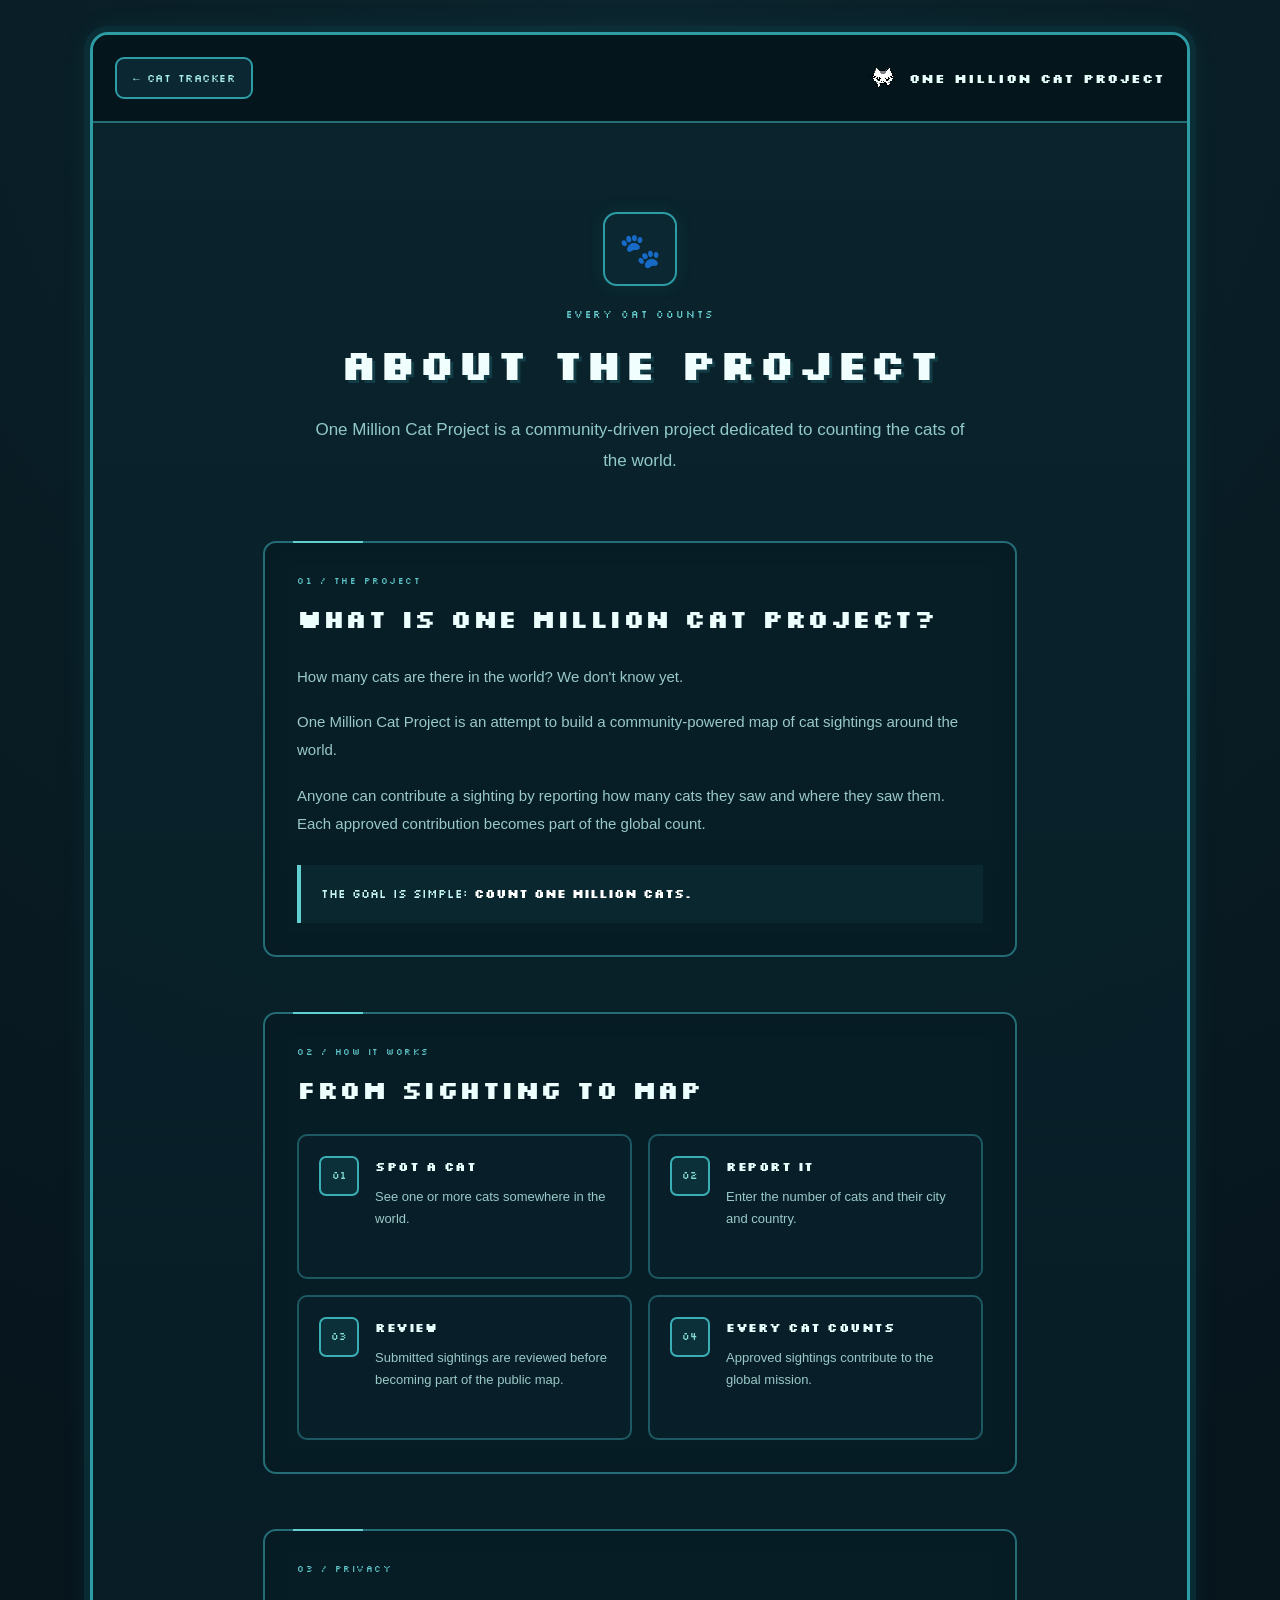
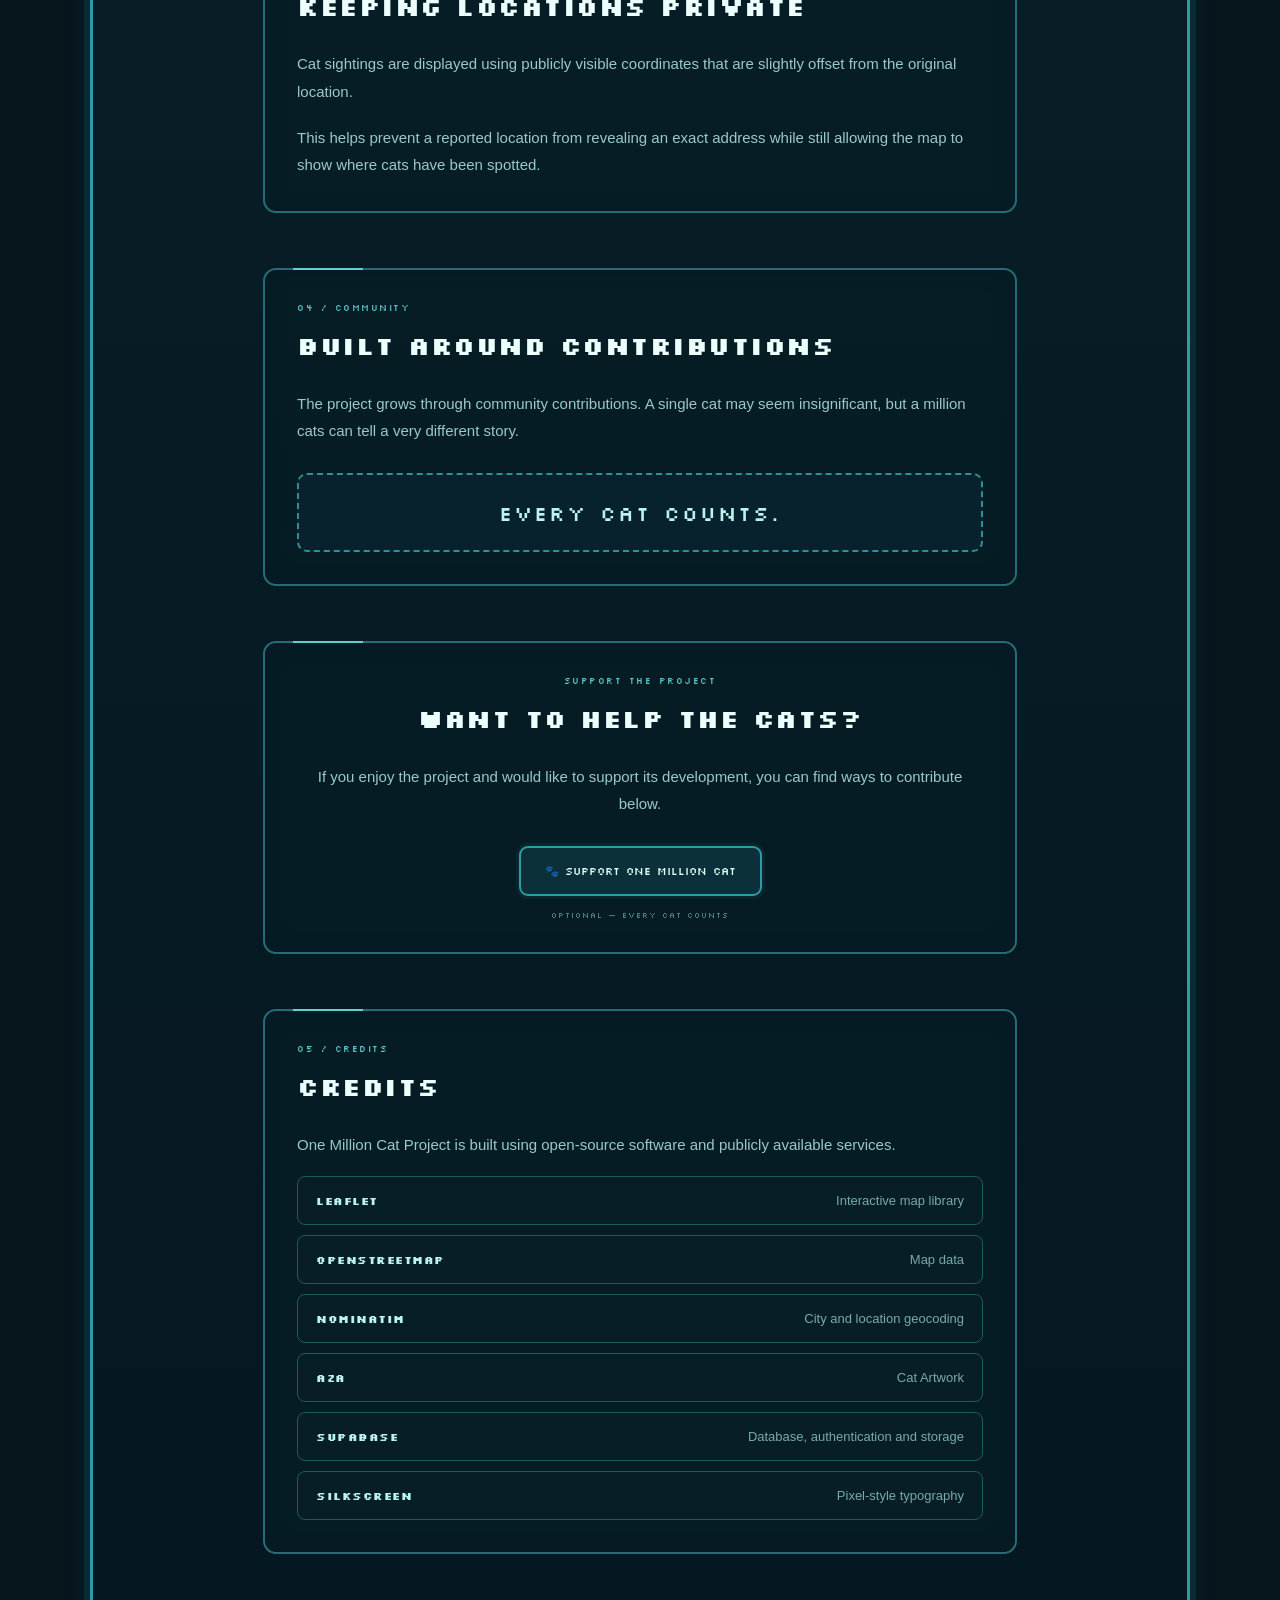
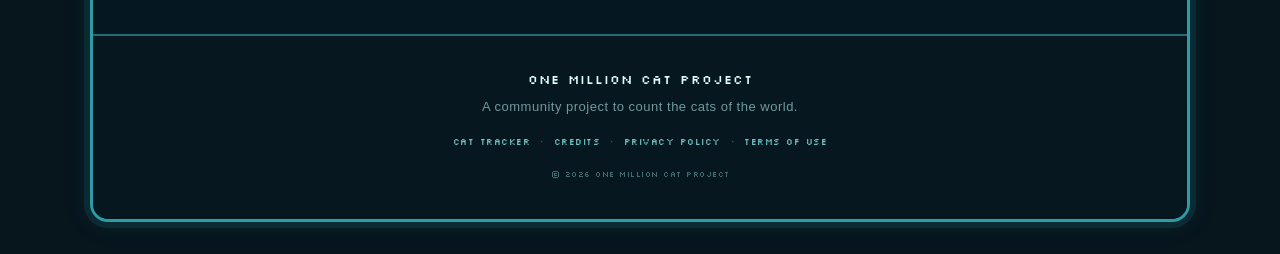
<file: about.html>
<!DOCTYPE html>
<html lang="en">

<head>

    <meta charset="UTF-8">

    <meta
        name="viewport"
        content="width=device-width, initial-scale=1.0"
    >

    <title>About — One Million Cat Project</title>


    <!-- =================================================
         PIXEL FONT
    ================================================== -->

    <link
        rel="preconnect"
        href="https://fonts.googleapis.com"
    >

    <link
        rel="preconnect"
        href="https://fonts.gstatic.com"
        crossorigin
    >

    <link
        href="https://fonts.googleapis.com/css2?family=Silkscreen:wght@400;700&display=swap"
        rel="stylesheet"
    >


    <!-- =================================================
         OUR CSS
    ================================================== -->

    <link
        rel="stylesheet"
        href="style.css"
    >

</head>


<body class="about-page">


    <!-- =================================================
         MAIN ABOUT FRAME
    ================================================== -->

    <div class="about-frame">


        <!-- =================================================
             TOP BAR
        ================================================== -->

        <header class="about-header">

            <a
                href="index.html"
                class="about-back-button"
            >
                ← CAT TRACKER
            </a>


            <div class="about-logo">

                <img
                    src="assets/cats/logo-face-1.png"
                    alt=""
                >

                <span>
                    ONE MILLION CAT PROJECT
                </span>

            </div>

        </header>



        <!-- =================================================
             ABOUT CONTENT
        ================================================== -->

        <main class="about-content">


            <section class="about-hero">

                <div class="about-cat-icon">
                    🐾
                </div>

                <div class="about-kicker">
                    EVERY CAT COUNTS
                </div>

                <h1>
                    ABOUT THE PROJECT
                </h1>

                <p class="about-lead">
                    One Million Cat Project is a community-driven
                    project dedicated to counting the cats of the world.
                </p>

            </section>



            <!-- =================================================
                 WHAT IS THIS?
            ================================================== -->

            <section class="about-section">

                <div class="about-section-label">
                    01 / THE PROJECT
                </div>

                <h2>
                    WHAT IS ONE MILLION CAT PROJECT?
                </h2>

                <p>
                    How many cats are there in the world?
                    We don't know yet.
                </p>

                <p>
                    One Million Cat Project is an attempt to
                    build a community-powered map of cat sightings
                    around the world.
                </p>

                <p>
                    Anyone can contribute a sighting by reporting
                    how many cats they saw and where they saw them.
                    Each approved contribution becomes part of
                    the global count.
                </p>

                <p class="about-highlight">
                    The goal is simple:
                    <strong>count one million cats.</strong>
                </p>

            </section>



            <!-- =================================================
                 HOW IT WORKS
            ================================================== -->

            <section class="about-section">

                <div class="about-section-label">
                    02 / HOW IT WORKS
                </div>

                <h2>
                    FROM SIGHTING TO MAP
                </h2>


                <div class="about-steps">

                    <div class="about-step">

                        <div class="step-number">
                            01
                        </div>

                        <div>

                            <h3>
                                SPOT A CAT
                            </h3>

                            <p>
                                See one or more cats somewhere in
                                the world.
                            </p>

                        </div>

                    </div>



                    <div class="about-step">

                        <div class="step-number">
                            02
                        </div>

                        <div>

                            <h3>
                                REPORT IT
                            </h3>

                            <p>
                                Enter the number of cats and their
                                city and country.
                            </p>

                        </div>

                    </div>



                    <div class="about-step">

                        <div class="step-number">
                            03
                        </div>

                        <div>

                            <h3>
                                REVIEW
                            </h3>

                            <p>
                                Submitted sightings are reviewed
                                before becoming part of the public map.
                            </p>

                        </div>

                    </div>



                    <div class="about-step">

                        <div class="step-number">
                            04
                        </div>

                        <div>

                            <h3>
                                EVERY CAT COUNTS
                            </h3>

                            <p>
                                Approved sightings contribute to
                                the global mission.
                            </p>

                        </div>

                    </div>

                </div>

            </section>



            <!-- =================================================
                 PRIVACY
            ================================================== -->

            <section class="about-section">

                <div class="about-section-label">
                    03 / PRIVACY
                </div>

                <h2>
                    KEEPING LOCATIONS PRIVATE
                </h2>

                <p>
                    Cat sightings are displayed using publicly
                    visible coordinates that are slightly offset
                    from the original location.
                </p>

                <p>
                    This helps prevent a reported location from
                    revealing an exact address while still allowing
                    the map to show where cats have been spotted.
                </p>

            </section>



            <!-- =================================================
                 COMMUNITY
            ================================================== -->

            <section class="about-section">

                <div class="about-section-label">
                    04 / COMMUNITY
                </div>

                <h2>
                    BUILT AROUND CONTRIBUTIONS
                </h2>

                <p>
                    The project grows through community contributions.
                    A single cat may seem insignificant, but a million
                    cats can tell a very different story.
                </p>

                <div class="about-quote">
                    EVERY CAT COUNTS.
                </div>

            </section>

<section class="about-section support-section">

    <div class="about-section-label">
        SUPPORT THE PROJECT
    </div>

    <h2>
        WANT TO HELP THE CATS?
    </h2>

    <p>
        If you enjoy the project and would like to support
        its development, you can find ways to contribute below.
    </p>

    <a
        href="https://ko-fi.com/edogawaranpo"
        class="support-button"
        target="_blank"
        rel="noopener noreferrer"
    >
        🐾 SUPPORT ONE MILLION CAT
    </a>

    <div class="support-note">
        OPTIONAL — EVERY CAT COUNTS
    </div>

</section>

            <!-- =================================================
                 CREDITS
            ================================================== -->

            <section
                class="about-section credits-section"
                id="credits"
            >

                <div class="about-section-label">
                    05 / CREDITS
                </div>

                <h2>
                    CREDITS
                </h2>

                <p>
                    One Million Cat Project is built using
                    open-source software and publicly available
                    services.
                </p>


                <div class="credits-list">

                    <div class="credit-item">

                        <strong>
                            LEAFLET
                        </strong>

                        <span>
                            Interactive map library
                        </span>

                    </div>


                    <div class="credit-item">

                        <strong>
                            OPENSTREETMAP
                        </strong>

                        <span>
                            Map data
                        </span>

                    </div>


                    <div class="credit-item">

                        <strong>
                            NOMINATIM
                        </strong>

                        <span>
                            City and location geocoding
                        </span>

                    </div>


                    <div class="credit-item">

                        <strong>
                            AZA
                        </strong>

                        <span>
                            Cat Artwork
                        </span>

                    </div>
                    <div class="credit-item">

                        <strong>
                            SUPABASE
                        </strong>

                        <span>
                            Database, authentication and storage
                        </span>

                    </div>


                    <div class="credit-item">

                        <strong>
                            SILKSCREEN
                        </strong>

                        <span>
                            Pixel-style typography
                        </span>

                    </div>

                </div>

            </section>


        </main>



        <!-- =================================================
             FOOTER
        ================================================== -->

        <footer class="about-footer">

            <div class="project-name">
                ONE MILLION CAT PROJECT
            </div>

            <div class="project-description">
                A community project to count the cats of the world.
            </div>


            <div class="credits-links">

                <a href="index.html">
                    CAT TRACKER
                </a>

                <span>•</span>

                <a href="#credits">
                    CREDITS
                </a>

                <span>•</span>

                <a href="privacy.html">
                    PRIVACY POLICY
                </a>

                <span>•</span>

                <a href="terms.html">
                    TERMS OF USE
                </a>

            </div>


            <div class="copyright">
                © 2026 ONE MILLION CAT PROJECT
            </div>

        </footer>

    </div>


    <!-- =================================================
         SIMPLE LOGO ANIMATION
    ================================================== -->

    <script>

        const logoFrames = [
            "assets/cats/logo-face-1.png",
            "assets/cats/logo-face-2.png",
            "assets/cats/logo-face-3.png"
        ];

        const logoCat =
            document.querySelector(".about-logo img");

        let frame = 0;

        setInterval(() => {

            frame =
                (frame + 1) %
                logoFrames.length;

            if (logoCat) {
                logoCat.src =
                    logoFrames[frame];
            }

        }, 700);

    </script>


</body>

</html>
</file>
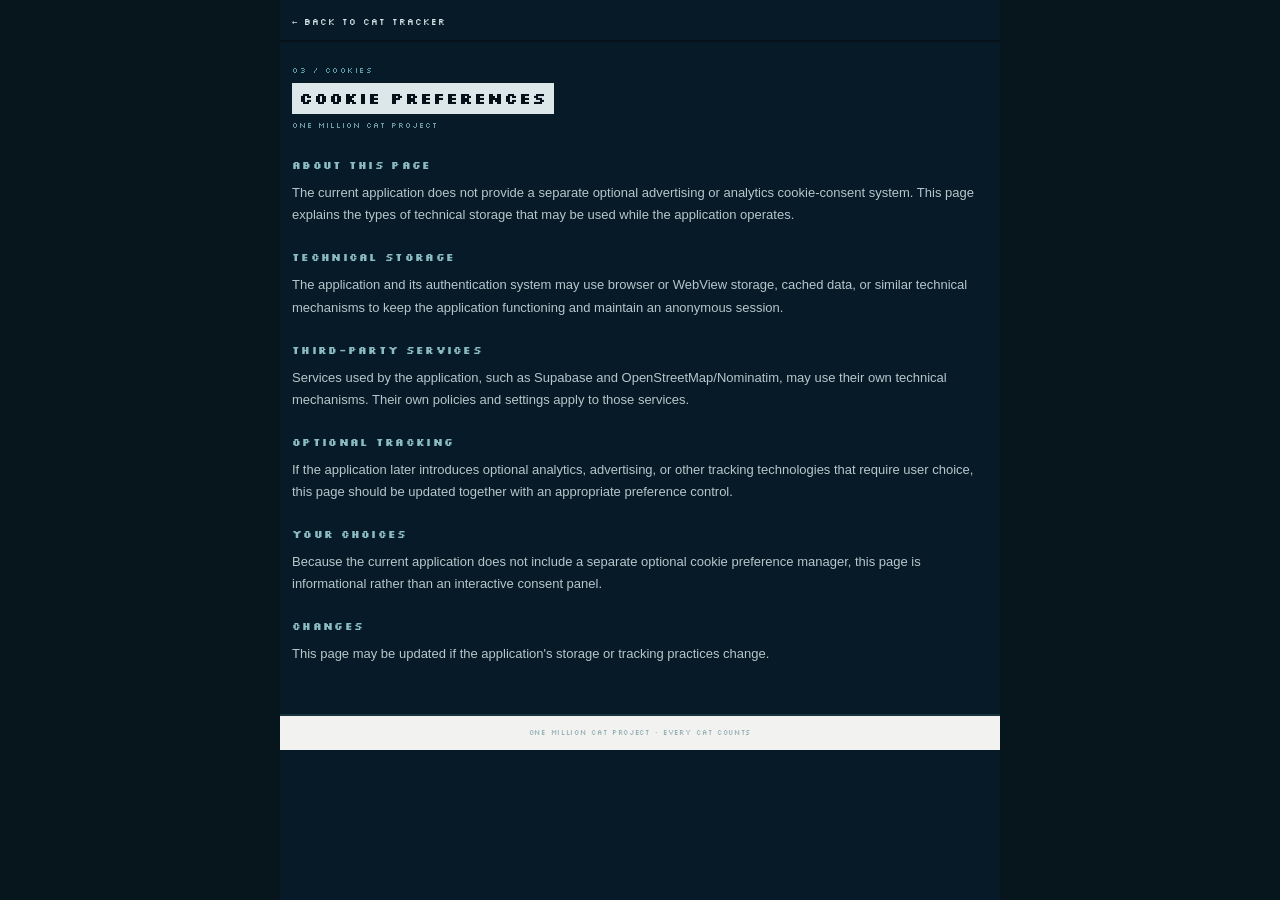
<file: cookies.html>
<!doctype html>
<html lang="en">
<head>
<meta charset="utf-8">
<meta name="viewport" content="width=device-width, initial-scale=1">
<title>Cookie Preferences — One Million Cat Project</title>
<link rel="stylesheet" href="legal.css">
</head>
<body>
<main class="legal-page">
<a class="legal-back" href="index.html">← BACK TO CAT TRACKER</a>
<section class="legal-content">
<p class="legal-kicker">03 / COOKIES</p>
<h1>COOKIE PREFERENCES</h1>
<p class="legal-subtitle">ONE MILLION CAT PROJECT</p>

<h2>ABOUT THIS PAGE</h2>
<p>The current application does not provide a separate optional advertising or analytics cookie-consent system. This page explains the types of technical storage that may be used while the application operates.</p>

<h2>TECHNICAL STORAGE</h2>
<p>The application and its authentication system may use browser or WebView storage, cached data, or similar technical mechanisms to keep the application functioning and maintain an anonymous session.</p>

<h2>THIRD-PARTY SERVICES</h2>
<p>Services used by the application, such as Supabase and OpenStreetMap/Nominatim, may use their own technical mechanisms. Their own policies and settings apply to those services.</p>

<h2>OPTIONAL TRACKING</h2>
<p>If the application later introduces optional analytics, advertising, or other tracking technologies that require user choice, this page should be updated together with an appropriate preference control.</p>

<h2>YOUR CHOICES</h2>
<p>Because the current application does not include a separate optional cookie preference manager, this page is informational rather than an interactive consent panel.</p>

<h2>CHANGES</h2>
<p>This page may be updated if the application's storage or tracking practices change.</p>
</section>
<footer class="legal-footer">ONE MILLION CAT PROJECT · EVERY CAT COUNTS</footer>
</main>
</body>
</html>
</file>
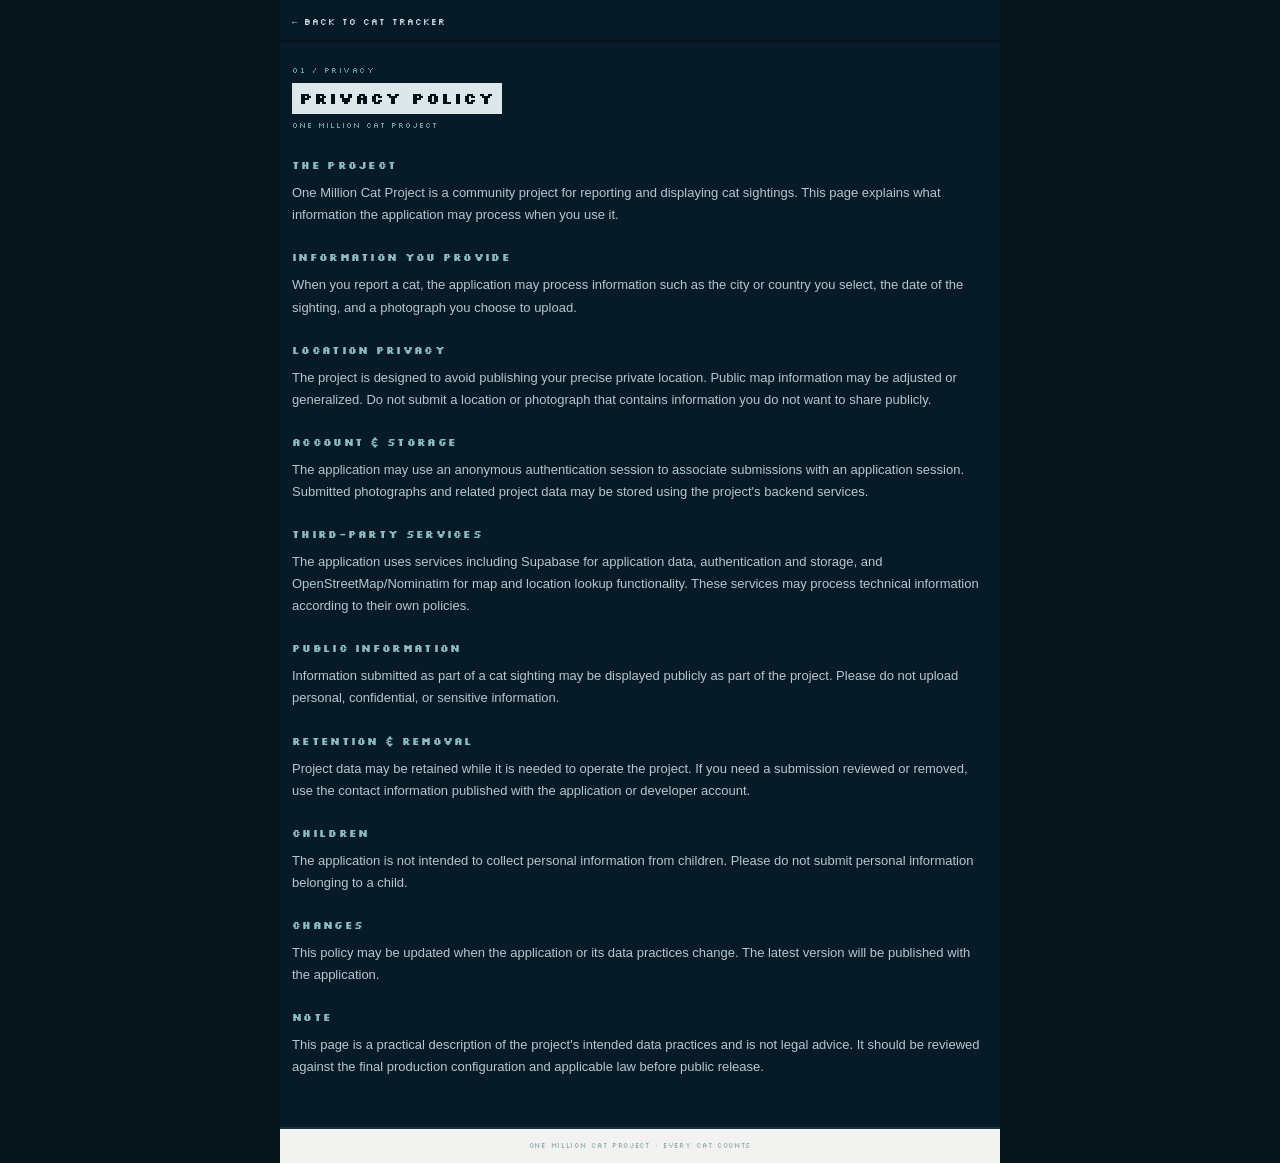
<file: privacy.html>
<!doctype html>
<html lang="en">
<head>
<meta charset="utf-8">
<meta name="viewport" content="width=device-width, initial-scale=1">
<title>Privacy Policy — One Million Cat Project</title>
<link rel="stylesheet" href="legal.css">
</head>
<body>
<main class="legal-page">
<a class="legal-back" href="index.html">← BACK TO CAT TRACKER</a>
<section class="legal-content">
<p class="legal-kicker">01 / PRIVACY</p>
<h1>PRIVACY POLICY</h1>
<p class="legal-subtitle">ONE MILLION CAT PROJECT</p>

<h2>THE PROJECT</h2>
<p>One Million Cat Project is a community project for reporting and displaying cat sightings. This page explains what information the application may process when you use it.</p>

<h2>INFORMATION YOU PROVIDE</h2>
<p>When you report a cat, the application may process information such as the city or country you select, the date of the sighting, and a photograph you choose to upload.</p>

<h2>LOCATION PRIVACY</h2>
<p>The project is designed to avoid publishing your precise private location. Public map information may be adjusted or generalized. Do not submit a location or photograph that contains information you do not want to share publicly.</p>

<h2>ACCOUNT &amp; STORAGE</h2>
<p>The application may use an anonymous authentication session to associate submissions with an application session. Submitted photographs and related project data may be stored using the project's backend services.</p>

<h2>THIRD-PARTY SERVICES</h2>
<p>The application uses services including Supabase for application data, authentication and storage, and OpenStreetMap/Nominatim for map and location lookup functionality. These services may process technical information according to their own policies.</p>

<h2>PUBLIC INFORMATION</h2>
<p>Information submitted as part of a cat sighting may be displayed publicly as part of the project. Please do not upload personal, confidential, or sensitive information.</p>

<h2>RETENTION &amp; REMOVAL</h2>
<p>Project data may be retained while it is needed to operate the project. If you need a submission reviewed or removed, use the contact information published with the application or developer account.</p>

<h2>CHILDREN</h2>
<p>The application is not intended to collect personal information from children. Please do not submit personal information belonging to a child.</p>

<h2>CHANGES</h2>
<p>This policy may be updated when the application or its data practices change. The latest version will be published with the application.</p>

<h2>NOTE</h2>
<p>This page is a practical description of the project's intended data practices and is not legal advice. It should be reviewed against the final production configuration and applicable law before public release.</p>
</section>
<footer class="legal-footer">ONE MILLION CAT PROJECT · EVERY CAT COUNTS</footer>
</main>
</body>
</html>
</file>
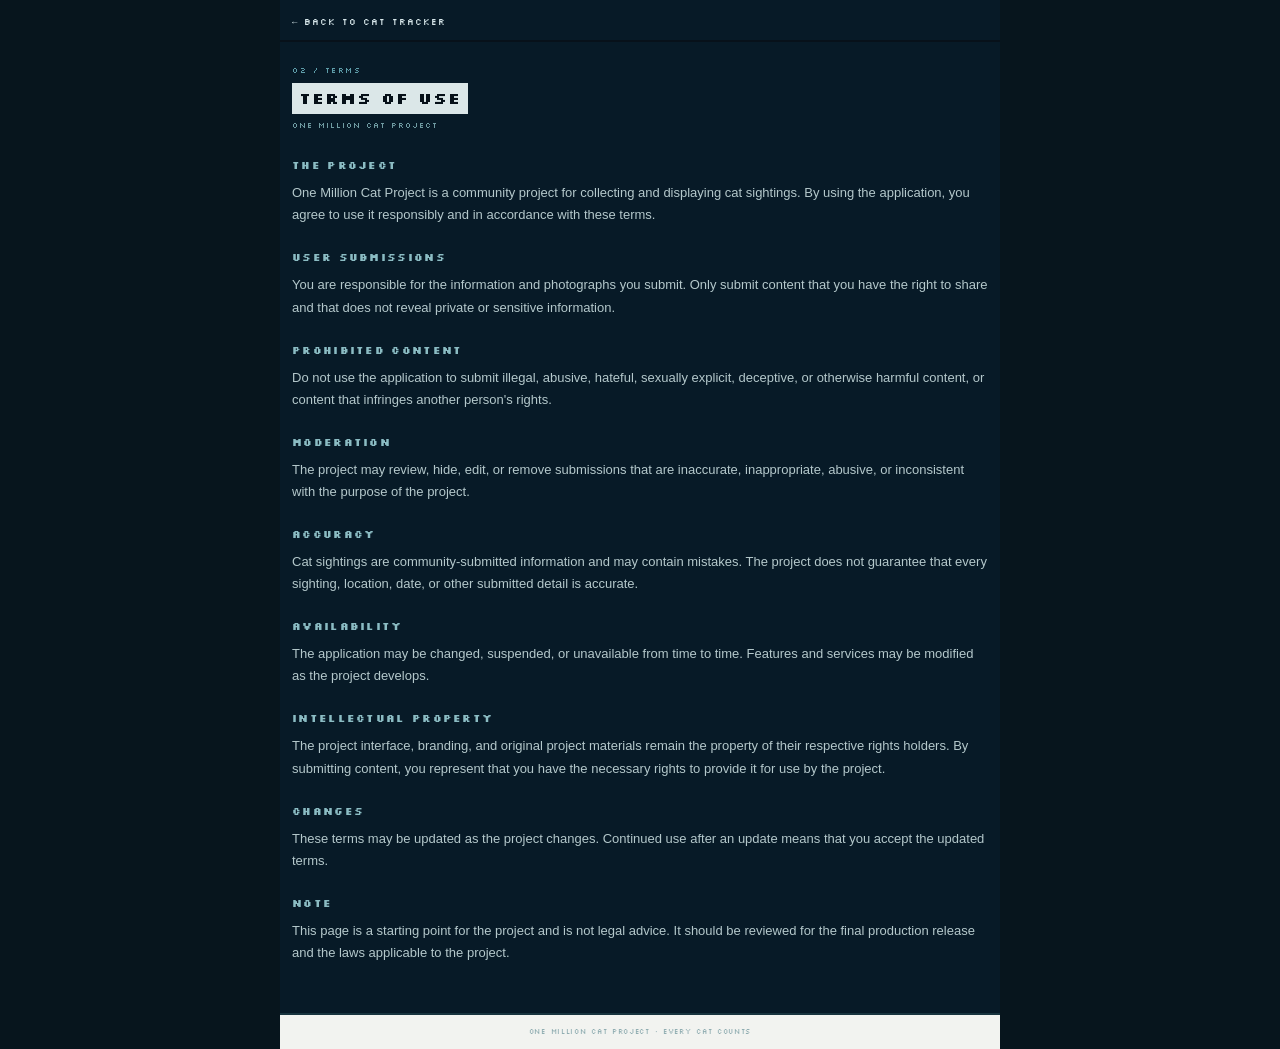
<file: terms.html>
<!doctype html>
<html lang="en">
<head>
<meta charset="utf-8">
<meta name="viewport" content="width=device-width, initial-scale=1">
<title>Privacy Policy — One Million Cat Project</title>
<link rel="stylesheet" href="legal.css">
</head>
<body>
<main class="legal-page">
<a class="legal-back" href="index.html">← BACK TO CAT TRACKER</a>
<section class="legal-content">
<p class="legal-kicker">02 / TERMS</p>
<h1>TERMS OF USE</h1>
<p class="legal-subtitle">ONE MILLION CAT PROJECT</p>

<h2>THE PROJECT</h2>
<p>One Million Cat Project is a community project for collecting and displaying cat sightings. By using the application, you agree to use it responsibly and in accordance with these terms.</p>

<h2>USER SUBMISSIONS</h2>
<p>You are responsible for the information and photographs you submit. Only submit content that you have the right to share and that does not reveal private or sensitive information.</p>

<h2>PROHIBITED CONTENT</h2>
<p>Do not use the application to submit illegal, abusive, hateful, sexually explicit, deceptive, or otherwise harmful content, or content that infringes another person's rights.</p>

<h2>MODERATION</h2>
<p>The project may review, hide, edit, or remove submissions that are inaccurate, inappropriate, abusive, or inconsistent with the purpose of the project.</p>

<h2>ACCURACY</h2>
<p>Cat sightings are community-submitted information and may contain mistakes. The project does not guarantee that every sighting, location, date, or other submitted detail is accurate.</p>

<h2>AVAILABILITY</h2>
<p>The application may be changed, suspended, or unavailable from time to time. Features and services may be modified as the project develops.</p>

<h2>INTELLECTUAL PROPERTY</h2>
<p>The project interface, branding, and original project materials remain the property of their respective rights holders. By submitting content, you represent that you have the necessary rights to provide it for use by the project.</p>

<h2>CHANGES</h2>
<p>These terms may be updated as the project changes. Continued use after an update means that you accept the updated terms.</p>

<h2>NOTE</h2>
<p>This page is a starting point for the project and is not legal advice. It should be reviewed for the final production release and the laws applicable to the project.</p>
</section>
<footer class="legal-footer">ONE MILLION CAT PROJECT · EVERY CAT COUNTS</footer>
</main>
</body>
</html>
</file>
<file: style.css>
/* =========================================================
   ONE MILLION CAT PROJECT
   CAT TRACKER
   ========================================================= */


/* =========================================================
   RESET
   ========================================================= */

* {
    box-sizing: border-box;

    margin: 0;
    padding: 0;
}


html,
body {

    width: 100%;
    min-height: 100%;

}


body {

    background: #061525;

    color: #a9c7d2;

    font-family:
        "Silkscreen",
        monospace;

    overflow-x: hidden;

}


/* Make sure every form/button uses the pixel font */

button,
input,
select,
textarea {

    font-family:
        "Silkscreen",
        monospace;

}


/* =========================================================
   MAIN TRACKER FRAME
   ========================================================= */

.tracker-frame {

    position: relative;

    width:
        calc(100vw - 24px);

    height: 88vh;

    min-height: 600px;

    margin:
        12px auto 0;

    background: #081827;

    border:
        5px solid #3989a5;

    border-radius:
        18px 18px 10px 10px;

    box-shadow:

        inset
        0 0 0 2px
        #123c50,

        0 0 0 2px
        #020b13;

    overflow: hidden;

}


/* =========================================================
   MAP WRAPPER
   ========================================================= */

.map-wrapper {

    position: absolute;

    top: 28px;
    left: 28px;
    right: 28px;
    bottom: 63px;

    overflow: hidden;

    background: #071526;

    border:
        3px solid #16445b;

    border-radius: 9px;

}


#map {

    width: 100%;
    height: 100%;

    background: #071526;

    filter:
        brightness(0.72)
        saturate(0.65);

}


/* =========================================================
   LEAFLET
   ========================================================= */

.leaflet-control-attribution {

    background:
        rgba(
            5,
            17,
            29,
            0.85
        ) !important;

    color:
        #547888 !important;

    font-size: 7px;

}


.leaflet-control-attribution a {

    color:
        #7299aa !important;

}


.leaflet-popup-content-wrapper {

    background:
        #081927;

    border:
        2px solid #3e7488;

    border-radius:
        7px;

    box-shadow:
        3px 3px 0 #020a11;

}


.leaflet-popup-tip {

    background:
        #081927;

}


.leaflet-popup-content {

    margin:
        12px;

}


/* =========================================================
   CUSTOM MARKER
   ========================================================= */

.leaflet-marker-icon {

    image-rendering:
        pixelated;

    filter:
        drop-shadow(
            0 0 3px
            rgba(
                125,
                174,
                190,
                0.4
            )
        );

}


/* =========================================================
   TOP LEFT CAT MENU BUTTON
   ========================================================= */

.cat-menu-button {

    position: absolute;

    top: 10px;
    left: 10px;

    z-index: 3000;

    width: 70px;
    height: 70px;

    padding: 7px;

    display:
        flex;

    align-items:
        center;

    justify-content:
        center;

    background:
        #d7dfe0;

    border:
        3px solid
        #152b38;

    border-radius:
        12px;

    box-shadow:
        3px 3px 0
        #07131d;

    cursor:
        pointer;

    transition:
        transform 0.1s,
        background 0.1s;

}


.cat-menu-button:hover {

    background:
        #e5ebeb;

}


.cat-menu-button:active {

    transform:
        translate(
            2px,
            2px
        );

    box-shadow:
        1px 1px 0
        #07131d;

}


.cat-menu-button img {

    width: 100%;
    height: 100%;

    object-fit:
        contain;

    image-rendering:
        pixelated;

}


/* =========================================================
   CENTER LOGO
   ========================================================= */

.tracker-logo {

    position: absolute;

    top: 8px;
    left: 50%;

    transform:
        translateX(-50%);

    z-index: 2500;

    height: 55px;

    min-width: 360px;

    padding:
        6px 20px;

    display:
        flex;

    align-items:
        center;

    justify-content:
        center;

    gap: 8px;

    background:
        #18384a;

    color:
        #bcd6de;

    border:
        4px solid
        #285e75;

    border-radius:
        12px;

    box-shadow:

        inset
        0 0 0 2px
        #0d2534,

        3px 3px 0
        #020b12;

    font-size:
        16px;

    font-weight:
        700;

    letter-spacing:
        1px;

    white-space:
        nowrap;

}


.logo-mini-cat {

    width: 34px;
    height: 34px;

    object-fit:
        contain;

    image-rendering:
        pixelated;

}


.logo-subtitle {

    position: absolute;

    left: 50%;

    bottom:
        -18px;

    transform:
        translateX(-50%);

    color:
        #7398a8;

    font-size:
        7px;

    letter-spacing:
        2px;

    white-space:
        nowrap;

}


/* =========================================================
   TOP RIGHT BUTTON
   ========================================================= */

.top-right-button {

    position: absolute;

    top: 10px;
    right: 10px;

    z-index: 3000;

    width: 64px;
    height: 64px;

    background:
        #d7dfe0;

    border:
        3px solid
        #152b38;

    border-radius:
        12px;

    box-shadow:
        3px 3px 0
        #07131d;

    cursor:
        pointer;

    display:
        flex;

    align-items:
        center;

    justify-content:
        center;

}


.top-right-button:hover {

    background:
        #e5ebeb;

}


.top-right-button:active {

    transform:
        translate(
            2px,
            2px
        );

}


.top-right-button img {

    width: 38px;
    height: 38px;

    object-fit:
        contain;

    image-rendering:
        pixelated;

}


/* =========================================================
   NAVIGATION PANEL
   ========================================================= */

.navigation-panel {

    position: absolute;

    top: 88px;
    left: 15px;

    z-index: 2800;

    width: 190px;

    padding:
        10px;

    background:
        #d7dfe0;

    border:
        3px solid
        #152b38;

    border-radius:
        10px;

    box-shadow:
        4px 4px 0
        #07131d;

    opacity:
        0;

    visibility:
        hidden;

    transform:
        translateY(-8px);

    transition:
        opacity 0.12s ease,
        transform 0.12s ease,
        visibility 0.12s;

}


.navigation-panel.open {

    opacity:
        1;

    visibility:
        visible;

    transform:
        translateY(0);

}


.navigation-title {

    padding:
        8px;

    color:
        #294c5a;

    font-size:
        10px;

    letter-spacing:
        2px;

    border-bottom:
        2px solid
        #9aaeb5;

    margin-bottom:
        6px;

}


.navigation-item {

    width: 100%;

    padding:
        11px 8px;

    margin:
        3px 0;

    background:
        transparent;

    color:
        #456571;

    border:
        2px solid
        transparent;

    border-radius:
        5px;

    text-align:
        left;

    font-family:
        "Silkscreen",
        monospace;

    font-size:
        9px;

    cursor:
        pointer;

}


.navigation-item:hover,
.navigation-item.active {

    background:
        #b7c9ce;

    color:
        #152f3b;

    border-color:
        #607f89;

}


/* =========================================================
   FULL BODY MASCOT
   ========================================================= */

.mascot {

    position: absolute;

    left: 4px;

    bottom:
        28px;

    z-index:
        2600;

    width:
        120px;

    pointer-events:
        none;

}


.mascot img {

    display:
        block;

    width:
        120px;

    height:
        auto;

    image-rendering:
        pixelated;

}


/* =========================================================
   BOTTOM TRACKER BAR
   ========================================================= */

.tracker-bar {

    position: absolute;

    left: 0;
    right: 0;
    bottom: 0;

    height:
        63px;

    z-index:
        2400;

    display:
        flex;

    align-items:
        center;

    justify-content:
        center;

    background:
        #2b89a8;

    border-top:
        4px solid
        #123e52;

    border-bottom:
        3px solid
        #06131f;

    border-radius:
        0 0 6px 6px;

    box-shadow:
        inset
        0 2px 0
        #55a6be;

}


/* =========================================================
   TICKER
   ========================================================= */

.tracker-message {

    width:
        min(
            55vw,
            650px
        );

    height:
        38px;

    display:
        flex;

    align-items:
        center;

    justify-content:
        center;

    gap:
        12px;

    overflow:
        hidden;

    padding:
        0 16px;

    background:
        #18232a;

    color:
        #8eabb4;

    border:
        3px solid
        #527985;

    border-radius:
        7px;

    box-shadow:

        inset
        0 0 0 2px
        #0b1217,

        3px 3px 0
        #0c2734;

    font-size:
        9px;

    letter-spacing:
        1px;

    white-space:
        nowrap;

}


.message-text {

    color:
        #c1d9df;

}


.separator {

    color:
        #557b88;

}


/* =========================================================
   SOUND BUTTON
   ========================================================= */

.sound-button {

    width:
        48px;

    height:
        38px;

    margin-left:
        9px;

    background:
        #d4dde0;

    border:
        3px solid
        #46636d;

    border-radius:
        7px;

    color:
        #18252b;

    font-family:
        "Silkscreen",
        monospace;

    cursor:
        pointer;

    box-shadow:
        2px 2px 0
        #10252e;

}


.sound-button:hover {

    background:
        #e4edef;

}


.sound-button:active {

    transform:
        translate(
            2px,
            2px
        );

    box-shadow:
        none;

}


/* =========================================================
   CREDITS AREA
   ========================================================= */

.credits-area {

    width:
        calc(100vw - 24px);

    margin:
        0 auto;

    min-height:
        150px;

    padding:
        22px 20px 18px;

    display:
        flex;

    flex-direction:
        column;

    align-items:
        center;

    text-align:
        center;

    background:

        linear-gradient(
            to bottom,
            #123b76 0%,
            #0a2147 45%,
            #061525 100%
        );

    color:
        #688596;

    border-radius:
        0 0 12px 12px;

}


/* =========================================================
   PROJECT NAME
   ========================================================= */

.project-name {

    color:
        #9eb9c4;

    font-size:
        11px;

    letter-spacing:
        2px;

    margin-bottom:
        6px;

}


.project-description {

    color:
        #4f7080;

    font-size:
        8px;

    margin-bottom:
        15px;

}


/* =========================================================
   CREDITS LINKS
   ========================================================= */

.credits-links {

    display:
        flex;

    align-items:
        center;

    gap:
        8px;

    font-size:
        7px;

    letter-spacing:
        0.5px;

}


.credits-links a {

    color:
        #688b9a;

    text-decoration:
        none;

}


.credits-links a:hover {

    color:
        #a9c7d2;

}


.credits-links span {

    color:
        #38596a;

}


/* =========================================================
   COPYRIGHT
   ========================================================= */

.copyright {

    margin-top:
        8px;

    color:
        #3f5f6d;

    font-size:
        6px;

    letter-spacing:
        0.5px;

}


/* =========================================================
   RESPONSIVE
   ========================================================= */

@media (max-width: 900px) {

    .tracker-frame {

        width:
            calc(100vw - 12px);

        min-height:
            500px;

    }


    .tracker-logo {

        min-width:
            280px;

        font-size:
            11px;

        padding-left:
            10px;

        padding-right:
            10px;

    }


    .cat-menu-button {

        width:
            60px;

        height:
            60px;

    }


    .top-right-button {

        width:
            54px;

        height:
            54px;

    }


    .tracker-message {

        width:
            60vw;

        font-size:
            7px;

        gap:
            7px;

    }


    .mascot {

        width:
            90px;

    }


    .mascot img {

        width:
            90px;

    }


    .credits-links {

        flex-wrap:
            wrap;

        justify-content:
            center;

    }

}
/* =========================================================
   VISUAL TUNING — ROUND / PIXEL GAME UI
   ========================================================= */


/* ---------------------------------------------------------
   OUTER FRAME
--------------------------------------------------------- */

.tracker-frame {
    border-width: 6px;

    border-radius:
        22px 22px 14px 14px;

    box-shadow:
        inset 0 0 0 3px #123c50,
        0 0 0 2px #020b13;
}


/* ---------------------------------------------------------
   MAP
--------------------------------------------------------- */

#map {
    filter:
        brightness(0.84)
        saturate(0.78);
}


/* ---------------------------------------------------------
   MAP FRAME
--------------------------------------------------------- */

.map-wrapper {
    top: 30px;
    left: 30px;
    right: 30px;
    bottom: 65px;

    border-width: 4px;

    border-radius: 11px;
}


/* ---------------------------------------------------------
   TOP LEFT CAT
--------------------------------------------------------- */

.cat-menu-button {

    width: 76px;
    height: 76px;

    top: 12px;
    left: 12px;

    border-width: 4px;

    border-radius: 14px;

    box-shadow:
        4px 4px 0 #07131d;
}


/* ---------------------------------------------------------
   TOP RIGHT PAW
--------------------------------------------------------- */

.top-right-button {

    width: 68px;
    height: 68px;

    top: 12px;
    right: 12px;

    border-width: 4px;

    border-radius: 14px;

    box-shadow:
        4px 4px 0 #07131d;
}


/* ---------------------------------------------------------
   CENTER LOGO
--------------------------------------------------------- */

.tracker-logo {

    height: 62px;

    min-width: 400px;

    padding:
        7px 25px;

    border-width: 5px;

    border-radius: 14px;

    font-size: 18px;

    letter-spacing: 1.5px;

    box-shadow:
        inset 0 0 0 2px #0d2534,
        4px 4px 0 #020b12;
}


.logo-mini-cat {

    width: 38px;
    height: 38px;
}


.logo-subtitle {

    bottom: -20px;

    font-size: 7px;

    letter-spacing: 2px;
}


/* ---------------------------------------------------------
   MASCOT
--------------------------------------------------------- */

.mascot {

    left: 5px;

    bottom: 24px;

    width: 145px;
}


.mascot img {

    width: 145px;
}


/* ---------------------------------------------------------
   BOTTOM BAR
--------------------------------------------------------- */

.tracker-bar {

    height: 65px;

    border-top-width: 5px;
}


/* ---------------------------------------------------------
   TICKER
--------------------------------------------------------- */

.tracker-message {

    height: 42px;

    width:
        min(60vw, 720px);

    padding:
        0 20px;

    border-width: 4px;

    border-radius: 8px;

    font-size: 9px;

    letter-spacing: 1px;

    box-shadow:
        inset 0 0 0 2px #0b1217,
        4px 4px 0 #0c2734;
}


/* ---------------------------------------------------------
   SOUND BUTTON
--------------------------------------------------------- */

.sound-button {

    width: 52px;
    height: 42px;

    border-width: 4px;

    border-radius: 8px;
}


/* ---------------------------------------------------------
   CREDITS
--------------------------------------------------------- */

.credits-area {

    min-height: 165px;

    padding-top: 25px;
}


.project-name {

    font-size: 12px;

    letter-spacing: 2.5px;
}


.project-description {

    font-size: 8px;

    letter-spacing: 0.5px;

    margin-bottom: 18px;
}


.credits-links {

    font-size: 8px;

    gap: 9px;
}


.copyright {

    font-size: 7px;
}
/* =========================================================
   LIVE MAP STATISTICS
   ========================================================= */

.map-stats {

    position: absolute;

    left: 14px;
    bottom: 14px;

    z-index: 1000;

    display: flex;

    gap: 7px;

    pointer-events: none;

}


.stat-card {

    min-width: 82px;

    padding:
        7px 9px;

    background:
        rgba(
            8,
            25,
            39,
            0.94
        );

    border:
        2px solid
        #315d6d;

    border-radius:
        7px;

    box-shadow:
        2px 2px 0
        rgba(
            2,
            10,
            17,
            0.8
        );

    display:
        flex;

    flex-direction:
        column;

    gap:
        3px;

}


.stat-label {

    color:
        #608493;

    font-size:
        6px;

    letter-spacing:
        1px;

}


.stat-value {

    color:
        #c3dce3;

    font-size:
        11px;

    font-weight:
        700;

}


.progress-card {

    min-width:
        100px;

    border-color:
        #3c829b;

}


/* =========================================================
   MOBILE STATS
   ========================================================= */

@media (max-width: 900px) {

    .map-stats {

        left: 8px;
        bottom: 8px;

        gap: 4px;

        max-width:
            calc(100% - 16px);

        overflow-x:
            auto;

    }


    .stat-card {

        min-width:
            65px;

        padding:
            6px 7px;

    }


    .stat-label {

        font-size:
            5px;

    }


    .stat-value {

        font-size:
            8px;

    }

}
/* =========================================================
   REPORT CAT BUTTON
   ========================================================= */

.report-cat-button {

    position: absolute;

    top: 92px;
    right: 22px;

    z-index: 1000;

    display: flex;

    align-items: center;

    justify-content: center;

    gap: 7px;

    padding: 10px 13px;

    border: 2px solid #2f788f;

    border-radius: 9px;

    background: #102f40;

    color: #c9dfe4;

    font-family:
        "Silkscreen",
        monospace;

    font-size: 7px;

    letter-spacing: 0.5px;

    cursor: pointer;

    box-shadow:
        0 3px 0 #06151f;

    transition:
        background 0.15s,
        transform 0.1s;
}


.report-cat-button span {

    font-size: 13px;

    line-height: 1;

    color: #78c4d5;

}


.report-cat-button:hover {

    background: #17475b;

}


.report-cat-button:active {

    transform:
        translateY(3px);

    box-shadow:
        0 0 0 #06151f;

}
/* =========================================================
   REPORT CAT — FINAL POSITION
   ========================================================= */

.tracker-frame {
    position: relative !important;
}

#reportCatButton {
    position: absolute !important;

    top: 95px !important;
    right: 22px !important;

    z-index: 9999 !important;

    width: auto !important;
    height: auto !important;

    display: flex !important;
    align-items: center !important;
    justify-content: center !important;

    padding: 10px 13px !important;

    border: 2px solid #2f788f !important;
    border-radius: 9px !important;

    background: #102f40 !important;
    color: #c9dfe4 !important;

    font-family: "Silkscreen", monospace !important;
    font-size: 7px !important;

    cursor: pointer !important;

    box-shadow: 0 3px 0 #06151f !important;
}
/* =========================================================
   REPORT CAT MODAL
   ========================================================= */

.report-modal {
    position: fixed;

    inset: 0;

    z-index: 10000;

    display: flex;

    align-items: center;

    justify-content: center;

    padding: 20px;

    background:
        rgba(3, 13, 20, 0.78);
}


.report-modal.hidden {
    display: none !important;
}


.report-modal-box {
    position: relative;

    width: min(430px, 100%);

    padding: 30px;

    border:
        3px solid #1e7895;

    border-radius: 16px;

    background:
        #0b2435;

    box-shadow:
        0 0 0 5px #071827,
        0 15px 40px rgba(0, 0, 0, 0.5);

    color: #d2e5ea;

    font-family:
        "Silkscreen",
        monospace;
}


.report-modal-close {
    position: absolute;

    top: 10px;
    right: 12px;

    width: 32px;
    height: 32px;

    border:
        2px solid #245d70;

    border-radius: 7px;

    background: #071827;

    color: #9fc2cc;

    font-family:
        "Silkscreen",
        monospace;

    font-size: 18px;

    cursor: pointer;
}


.report-modal-title {
    margin-bottom: 8px;

    font-size: 18px;

    color: #d2e5ea;
}


.report-modal-subtitle {
    margin-bottom: 25px;

    font-size: 7px;

    color: #6e9eaf;

    letter-spacing: 1px;
}


#reportCatForm {
    display: grid;

    gap: 9px;
}


#reportCatForm label {
    margin-top: 8px;

    font-size: 7px;

    letter-spacing: 1px;

    color: #7fc8dc;
}


#reportCatForm label span {
    color: #6e9eaf;
}


#reportCatForm input,
#reportCatForm select {
    width: 100%;

    box-sizing: border-box;

    padding: 11px;

    border:
        2px solid #245d70;

    border-radius: 7px;

    outline: none;

    background: #071827;

    color: #d2e5ea;

    font-family:
        "Silkscreen",
        monospace;

    font-size: 8px;
}


#reportCatForm input:focus,
#reportCatForm select:focus {
    border-color: #3b8ca7;
}


#catPhoto {
    padding: 8px;
}


.photo-message,
.report-location-message,
.report-message {
    min-height: 16px;

    margin-top: 4px;

    font-size: 7px;

    line-height: 1.6;
}


.photo-message {
    color: #d4c27a;
}


.report-location-message {
    color: #6e9eaf;
}


.report-message {
    color: #d4c27a;
}


.report-modal-actions {
    display: flex;

    justify-content: flex-end;

    gap: 10px;

    margin-top: 18px;
}


.report-cancel-button,
.report-submit-button {
    padding: 11px 15px;

    border-radius: 7px;

    font-family:
        "Silkscreen",
        monospace;

    font-size: 7px;

    cursor: pointer;
}


.report-cancel-button {
    border:
        2px solid #245d70;

    background: #071827;

    color: #9fc2cc;
}


.report-submit-button {
    border:
        2px solid #3b8ca7;

    background: #17445a;

    color: #d2e5ea;
}


.report-submit-button:hover {
    background: #205a73;
}
/* =========================================================
   REPORT CAT MODAL
   ========================================================= */

.report-modal {

    position: fixed;

    inset: 0;

    z-index: 9999;

    display: flex;

    align-items: center;

    justify-content: center;

    padding: 20px;

    background: rgba(0, 0, 0, 0.75);

}


.report-modal.hidden {

    display: none !important;

}


.report-modal-box {

    position: relative;

    width: min(480px, 100%);

    padding: 30px;

    border: 3px solid #1e7895;

    border-radius: 16px;

    background: #0b2435;

    box-shadow:
        0 0 0 5px #071827,
        0 10px 40px rgba(0, 0, 0, 0.6);

}


.report-modal-close {

    position: absolute;

    top: 10px;

    right: 12px;

    border: none;

    background: transparent;

    color: #7fc8dc;

    font-size: 28px;

    cursor: pointer;

}


.report-modal-title {

    margin-bottom: 8px;

    color: #d2e5ea;

    font-family: "Silkscreen", monospace;

    font-size: 20px;

}


.report-modal-subtitle {

    margin-bottom: 25px;

    color: #6e9eaf;

    font-family: "Silkscreen", monospace;

    font-size: 8px;

}


#reportCatForm {

    display: grid;

    gap: 10px;

}


#reportCatForm label {

    margin-top: 8px;

    color: #7fc8dc;

    font-family: "Silkscreen", monospace;

    font-size: 8px;

}


#reportCatForm label span {

    color: #6e9eaf;

}


#reportCatForm input,
#reportCatForm select {

    box-sizing: border-box;

    width: 100%;

    padding: 11px;

    border: 2px solid #245d70;

    border-radius: 7px;

    outline: none;

    background: #071827;

    color: #d2e5ea;

    font-family: "Silkscreen", monospace;

    font-size: 9px;

}


.report-modal-actions {

    display: flex;

    gap: 10px;

    justify-content: flex-end;

    margin-top: 20px;

}


.report-modal-actions button {

    padding: 11px 18px;

    border: 2px solid #3b8ca7;

    border-radius: 7px;

    background: #17445a;

    color: #d2e5ea;

    font-family: "Silkscreen", monospace;

    font-size: 8px;

    cursor: pointer;

}


.report-modal-actions button:hover {

    background: #205a73;

}
/* =========================================================
   MOBILE RESPONSIVE DESIGN
========================================================= */

/* =========================================================
   MOBILE RESPONSIVE DESIGN — FINAL
========================================================= */

/* =========================================================
   MOBILE RESPONSIVE DESIGN — FINAL
========================================================= */

@media (max-width: 600px) {

    html,
    body {
        width: 100%;
        min-width: 0;
        margin: 0;
        padding: 0;
        overflow-x: hidden;
    }

    body {
        background: #061525;
    }


    /* =====================================================
       MAIN FRAME
    ===================================================== */

    .tracker-frame {
        position: relative !important;

        width: calc(100vw - 20px) !important;

        height: 640px !important;
        min-height: 640px !important;

        margin: 10px auto 0 !important;

        border-width: 5px !important;
        border-radius: 18px 18px 12px 12px !important;

        overflow: hidden !important;
    }


    /* =====================================================
       TOP LEFT CAT BUTTON
    ===================================================== */

    .cat-menu-button {
        position: absolute !important;

        top: 12px !important;
        left: 12px !important;

        width: 58px !important;
        height: 58px !important;

        padding: 6px !important;

        z-index: 5000 !important;

        border-width: 3px !important;
        border-radius: 11px !important;
    }

    .cat-menu-button img {
        width: 100% !important;
        height: 100% !important;

        max-width: none !important;
        max-height: none !important;
    }


    /* =====================================================
       CENTER LOGO
    ===================================================== */

    .tracker-logo {
        position: absolute !important;

        top: 14px !important;
        left: 50% !important;

        transform: translateX(-50%) !important;

        width: calc(100% - 155px) !important;

        min-width: 0 !important;
        max-width: 235px !important;

        height: 48px !important;

        padding: 5px 6px !important;

        z-index: 4500 !important;

        border-width: 3px !important;
        border-radius: 10px !important;

        font-size: 9px !important;
        letter-spacing: 0.8px !important;

        white-space: nowrap !important;

        overflow: visible !important;
    }

    .tracker-logo .logo-mini-cat {
        width: 20px !important;
        height: 20px !important;
    }

    .logo-subtitle {
        bottom: -15px !important;

        font-size: 5px !important;
        letter-spacing: 1.5px !important;
    }


    /* =====================================================
       TOP RIGHT PAW BUTTON
    ===================================================== */

    .top-right-button {
        position: absolute !important;

        top: 12px !important;
        right: 12px !important;

        width: 58px !important;
        height: 58px !important;

        z-index: 5000 !important;

        border-width: 3px !important;
        border-radius: 11px !important;
    }

    .top-right-button img {
        width: 34px !important;
        height: 34px !important;
    }


    /* =====================================================
       REPORT CAT
    ===================================================== */

    #reportCatButton {
        position: absolute !important;

        top: 78px !important;
        right: 12px !important;

        width: auto !important;
        height: auto !important;

        padding: 8px 11px !important;

        z-index: 4500 !important;

        font-size: 6px !important;

        border-width: 2px !important;
        border-radius: 8px !important;
    }

    .report-cat-button span {
        font-size: 11px !important;
    }


    /* =====================================================
       NAVIGATION
    ===================================================== */

    .navigation-panel {
        position: absolute !important;

        top: 78px !important;
        left: 10px !important;

        width: calc(100% - 20px) !important;

        z-index: 6000 !important;

        box-sizing: border-box !important;
    }


    /* =====================================================
       MAP
       MUCH SHORTER ON MOBILE
    ===================================================== */

    .map-wrapper {
        position: absolute !important;

        top: 112px !important;
        left: 10px !important;
        right: 10px !important;

        width: auto !important;

        height: 430px !important;

        margin: 0 !important;

        border-width: 3px !important;
        border-radius: 9px !important;

        overflow: hidden !important;
    }

    #map {
        width: 100% !important;
        height: 100% !important;
    }


    /* =====================================================
       MAP POPUPS
    ===================================================== */

    .leaflet-popup {
        max-width: 210px !important;
    }

    .leaflet-popup-content-wrapper {
        max-width: 210px !important;
    }

    .leaflet-popup-content {
        max-width: 170px !important;

        margin: 9px !important;

        font-size: 9px !important;
    }


    /* =====================================================
       STATISTICS
       ALL 5 CARDS ON ONE ROW
    ===================================================== */

    .map-stats {
        position: absolute !important;

        left: 7px !important;
        right: 7px !important;
        bottom: 8px !important;

        width: auto !important;
        max-width: none !important;

        display: flex !important;

        flex-direction: row !important;

        flex-wrap: nowrap !important;

        gap: 3px !important;

        z-index: 3000 !important;

        overflow: visible !important;
    }

    .stat-card {
        flex: 1 1 0 !important;

        min-width: 0 !important;
        width: auto !important;

        padding: 5px 2px !important;

        box-sizing: border-box !important;

        text-align: center !important;

        white-space: nowrap !important;
    }

    .stat-label {
        font-size: 4px !important;
        letter-spacing: 0.3px !important;

        white-space: nowrap !important;
    }

    .stat-value {
        font-size: 7px !important;

        white-space: nowrap !important;
    }

    .progress-card {
        flex: 1 1 0 !important;

        min-width: 0 !important;

        grid-column: auto !important;
    }


    /* =====================================================
       MASCOT
    ===================================================== */

    .mascot {
        position: absolute !important;

        left: 4px !important;
        bottom: 42px !important;

        width: 70px !important;

        z-index: 4000 !important;
    }

    .mascot img {
        width: 70px !important;
        height: auto !important;
    }


    /* =====================================================
       BOTTOM TRACKER BAR
    ===================================================== */

    .tracker-bar {
        position: absolute !important;

        left: 0 !important;
        right: 0 !important;
        bottom: 0 !important;

        width: 100% !important;
        height: 65px !important;

        margin: 0 !important;

        padding: 0 8px !important;

        box-sizing: border-box !important;

        z-index: 3500 !important;

        display: flex !important;

        align-items: center !important;
        justify-content: center !important;
    }

    .tracker-message {
        flex: 1 !important;

        min-width: 0 !important;

        width: auto !important;

        height: 38px !important;

        padding: 0 8px !important;

        font-size: 6px !important;

        letter-spacing: 0.5px !important;

        overflow: hidden !important;

        white-space: nowrap !important;

        text-overflow: ellipsis !important;
    }

    .sound-button {
        flex: 0 0 42px !important;

        width: 42px !important;
        height: 38px !important;

        margin-left: 6px !important;

        padding: 0 !important;
    }


    /* =====================================================
       CREDITS
    ===================================================== */

    .credits-area {
        width: calc(100vw - 20px) !important;

        min-height: 150px !important;

        margin: 0 auto !important;

        padding: 22px 12px !important;

        box-sizing: border-box !important;
    }

    .project-name {
        font-size: 9px !important;
        letter-spacing: 1.5px !important;
    }

    .project-description {
        max-width: 280px !important;

        font-size: 6px !important;

        line-height: 1.5 !important;
    }

    .credits-links {
        display: flex !important;

        flex-wrap: wrap !important;

        justify-content: center !important;

        gap: 5px !important;

        font-size: 6px !important;
    }

    .copyright {
        font-size: 5px !important;
    }


    /* =====================================================
       REPORT MODAL
    ===================================================== */

    .report-modal {
        position: fixed !important;

        inset: 0 !important;

        padding: 12px !important;

        box-sizing: border-box !important;

        z-index: 10000 !important;
    }

    .report-modal-box {
        width: 100% !important;

        max-width: 350px !important;

        max-height: calc(100vh - 24px) !important;

        padding: 22px !important;

        overflow-y: auto !important;

        box-sizing: border-box !important;
    }

    .report-modal-title {
        font-size: 15px !important;
    }

    .report-modal-subtitle {
        font-size: 6px !important;
    }

    #reportCatForm input,
#reportCatForm select {
        width: 100% !important;

        box-sizing: border-box !important;

        font-size: 8px !important;
    }

    .report-modal-actions {
        display: flex !important;

        justify-content: flex-end !important;

        gap: 8px !important;
    }


    /* =====================================================
       LEAFLET CONTROLS
    ===================================================== */

    .leaflet-control-zoom {
        display: none !important;
    }

    .leaflet-control-attribution {
        font-size: 6px !important;
    }
}

/* =========================================================
   CAT CARD
   ========================================================= */

.cat-card-popup .leaflet-popup-content-wrapper {
    background: transparent;
    padding: 0;
    border-radius: 0;
    box-shadow: none;
}

.cat-card-popup .leaflet-popup-content {
    margin: 0;
    width: auto !important;
}

.cat-card-popup .leaflet-popup-tip {
    background: #0b1d29;
    box-shadow: none;
}

.cat-card {
    position: relative;

    width: 290px;

    background:
        linear-gradient(
            180deg,
            #0d2938 0%,
            #081923 100%
        );

    border: 3px solid #277e9c;

    border-radius: 16px;

    overflow: hidden;

    box-shadow:
        0 0 0 3px #07131c,
        0 8px 25px rgba(0, 0, 0, 0.55);

    color: #c5e0e8;

    font-family:
        "Courier New",
        monospace;
}


/* PHOTO */

.cat-card-photo {
    width: 100%;
    height: 175px;

    background: #07131c;

    display: flex;
    align-items: center;
    justify-content: center;

    overflow: hidden;

    border-bottom: 3px solid #277e9c;
}

.cat-card-photo img {
    width: 100%;
    height: 100%;

    object-fit: cover;

    display: block;
}


/* NO PHOTO */

.cat-card-no-photo {
    flex-direction: column;

    gap: 8px;

    color: #7194a0;

    font-size: 11px;

    letter-spacing: 2px;
}

.cat-card-paw {
    font-size: 42px;
    image-rendering: pixelated;
}


/* CLOSE */

.cat-card-close {
    position: absolute;

    top: 8px;
    right: 8px;

    width: 34px;
    height: 34px;

    border: 2px solid #277e9c;
    border-radius: 8px;

    background: #07131c;
    color: #c5e0e8;

    font-size: 22px;
    line-height: 1;

    cursor: pointer;

    z-index: 5;
}

.cat-card-close:hover {
    background: #123546;
}


/* CONTENT */

.cat-card-content {
    padding: 16px;
}

.cat-card-label {
    font-size: 10px;

    letter-spacing: 3px;

    color: #72b5c8;

    margin-bottom: 8px;
}

.cat-card-title {
    font-size: 17px;

    font-weight: bold;

    letter-spacing: 2px;

    color: #d3e8ed;

    margin-bottom: 15px;
}

.cat-card-info {
    display: flex;

    flex-direction: column;

    gap: 10px;
}

.cat-card-row {
    display: flex;

    align-items: flex-start;

    gap: 9px;

    font-size: 12px;

    line-height: 1.4;

    color: #aacbd4;
}

.cat-card-icon {
    flex-shrink: 0;

    width: 18px;

    text-align: center;
}

.cat-card-footer {
    margin-top: 16px;

    padding-top: 10px;

    border-top: 1px solid #23576b;

    font-size: 8px;

    letter-spacing: 3px;

    text-align: center;

    color: #618e9b;
}


/* MOBILE */

@media (max-width: 600px) {

    .cat-card {
        width: 260px;
    }

    .cat-card-photo {
        height: 150px;
    }

    .cat-card-content {
        padding: 14px;
    }

    .cat-card-title {
        font-size: 15px;
    }

}
/* =========================================================
   MOBILE POLISH — FINAL
   ONE MILLION CAT PROJECT
   ========================================================= */

@media (max-width: 600px) {

    /* -----------------------------------------------------
       MOBILE BODY
       ----------------------------------------------------- */

    html,
    body {
        width: 100%;
        min-width: 0;
        overflow-x: hidden;
        -webkit-text-size-adjust: 100%;
    }

    body {
        min-height: 100dvh;
    }


    /* -----------------------------------------------------
       MAIN FRAME
       ----------------------------------------------------- */

    .tracker-frame {
        width: calc(100vw - 12px) !important;

        height: auto !important;
        min-height: 0 !important;

        margin: 6px auto 0 !important;

        padding: 0 !important;

        border-width: 4px !important;
        border-radius: 16px 16px 10px 10px !important;

        overflow: hidden !important;
    }


    /* -----------------------------------------------------
       TOP CONTROLS
       ----------------------------------------------------- */

    .cat-menu-button {
        width: 54px !important;
        height: 54px !important;

        top: 10px !important;
        left: 10px !important;

        padding: 5px !important;

        border-width: 3px !important;
        border-radius: 10px !important;

        touch-action: manipulation;
    }


    .top-right-button {
        width: 54px !important;
        height: 54px !important;

        top: 10px !important;
        right: 10px !important;

        border-width: 3px !important;
        border-radius: 10px !important;

        touch-action: manipulation;
    }

    .top-right-button img {
        width: 30px !important;
        height: 30px !important;
    }


    /* -----------------------------------------------------
       LOGO
       ----------------------------------------------------- */

    .tracker-logo {
        top: 11px !important;

        width: calc(100% - 145px) !important;
        max-width: 220px !important;

        height: 46px !important;

        min-width: 0 !important;

        padding: 4px 5px !important;

        border-width: 3px !important;
        border-radius: 9px !important;

        gap: 5px !important;

        font-size: 8px !important;
        letter-spacing: 0.5px !important;
    }

    .tracker-logo .logo-mini-cat {
        width: 19px !important;
        height: 19px !important;
        flex-shrink: 0;
    }

    .logo-subtitle {
        bottom: -14px !important;

        font-size: 4px !important;
        letter-spacing: 1.2px !important;
    }


    /* -----------------------------------------------------
       REPORT CAT BUTTON
       ----------------------------------------------------- */

    #reportCatButton {
        top: 72px !important;
        right: 10px !important;

        min-height: 34px !important;

        padding: 7px 9px !important;

        border-width: 2px !important;
        border-radius: 7px !important;

        font-size: 5.5px !important;

        gap: 5px !important;

        touch-action: manipulation;
    }

    .report-cat-button span {
        font-size: 10px !important;
    }


    /* -----------------------------------------------------
       NAVIGATION
       ----------------------------------------------------- */

    .navigation-panel {
        top: 70px !important;
        left: 8px !important;

        width: calc(100% - 16px) !important;

        padding: 8px !important;

        border-width: 3px !important;
        border-radius: 9px !important;
    }

    .navigation-title {
        font-size: 8px !important;
        padding: 7px !important;
    }

    .navigation-item {
        min-height: 40px !important;

        padding: 9px !important;

        font-size: 7px !important;

        touch-action: manipulation;
    }


    /* -----------------------------------------------------
       MAP
       ----------------------------------------------------- */

    .map-wrapper {
        position: relative !important;

        top: auto !important;
        left: auto !important;
        right: auto !important;
        bottom: auto !important;

        width: calc(100% - 16px) !important;

        height: min(430px, 65vh) !important;

        margin: 92px auto 62px !important;

        border-width: 3px !important;
        border-radius: 9px !important;
    }

    #map {
        width: 100% !important;
        height: 100% !important;
    }


    /* -----------------------------------------------------
       MAP STATISTICS
       ----------------------------------------------------- */

    .map-stats {
        left: 5px !important;
        right: 5px !important;
        bottom: 6px !important;

        display: grid !important;

        grid-template-columns:
            repeat(5, minmax(0, 1fr)) !important;

        gap: 3px !important;

        width: calc(100% - 10px) !important;

        overflow: visible !important;
    }

    .stat-card {
        min-width: 0 !important;
        width: 100% !important;

        padding: 5px 2px !important;

        border-width: 1px !important;
        border-radius: 5px !important;

        box-shadow: 1px 1px 0 rgba(2, 10, 17, 0.8);
    }

    .stat-label {
        font-size: 4px !important;
        letter-spacing: 0 !important;

        overflow: hidden;
        text-overflow: ellipsis;
    }

    .stat-value {
        font-size: 7px !important;

        overflow: hidden;
        text-overflow: ellipsis;
    }


    /* -----------------------------------------------------
       MASCOT
       ----------------------------------------------------- */

    .mascot {
        left: 3px !important;
        bottom: 38px !important;

        width: 62px !important;

        z-index: 4000 !important;
    }

    .mascot img {
        width: 62px !important;
    }


    /* -----------------------------------------------------
       TRACKER BAR
       ----------------------------------------------------- */

    .tracker-bar {
        height: 58px !important;

        padding:
            0 7px !important;

        border-top-width: 4px !important;
    }

    .tracker-message {
        height: 35px !important;

        padding: 0 7px !important;

        font-size: 5.5px !important;

        letter-spacing: 0.3px !important;

        border-width: 3px !important;
        border-radius: 6px !important;

        gap: 6px !important;
    }

    .sound-button {
        flex: 0 0 38px !important;

        width: 38px !important;
        height: 35px !important;

        margin-left: 5px !important;

        border-width: 3px !important;

        touch-action: manipulation;
    }


    /* -----------------------------------------------------
       REPORT MODAL
       ----------------------------------------------------- */

    .report-modal {
        position: fixed !important;

        inset: 0 !important;

        width: 100vw !important;
        height: 100dvh !important;

        padding:
            max(12px, env(safe-area-inset-top))
            max(12px, env(safe-area-inset-right))
            max(12px, env(safe-area-inset-bottom))
            max(12px, env(safe-area-inset-left)) !important;

        align-items: center !important;

        overflow-y: auto !important;
    }

    .report-modal-box {
        width: 100% !important;

        max-width: 360px !important;
        max-height: calc(100dvh - 24px) !important;

        padding: 20px !important;

        border-width: 3px !important;
        border-radius: 13px !important;

        overflow-y: auto !important;
    }

    .report-modal-title {
        font-size: 14px !important;
    }

    .report-modal-subtitle {
        font-size: 6px !important;

        line-height: 1.5 !important;
    }

    #reportCatForm {
        gap: 7px !important;
    }

    #reportCatForm label {
        font-size: 7px !important;
    }

    #reportCatForm input,
#reportCatForm select {
        min-height: 42px !important;

        padding: 10px !important;

        font-size: 8px !important;

        border-width: 2px !important;
    }

    #catPhoto,
    #reportPhoto {
        min-height: 45px !important;
    }

    .report-modal-actions {
        margin-top: 15px !important;

        display: grid !important;

        grid-template-columns: 1fr 1fr !important;

        gap: 8px !important;
    }

    .report-modal-actions button {
        min-height: 42px !important;

        padding: 9px !important;

        font-size: 7px !important;

        touch-action: manipulation;
    }


    /* -----------------------------------------------------
       LEAFLET
       ----------------------------------------------------- */

    .leaflet-control-zoom {
        display: none !important;
    }

    .leaflet-control-attribution {
        font-size: 5px !important;

        padding: 1px 3px !important;
    }

    .leaflet-popup {
        max-width: 85vw !important;
    }

    .leaflet-popup-content-wrapper {
        max-width: 85vw !important;
    }


    /* -----------------------------------------------------
       CAT CARD
       ----------------------------------------------------- */

    .cat-card {
        width: min(260px, 80vw) !important;
    }

    .cat-card-photo {
        height: 145px !important;
    }

    .cat-card-content {
        padding: 12px !important;
    }

    .cat-card-label {
        font-size: 8px !important;
    }

    .cat-card-title {
        font-size: 14px !important;
    }

    .cat-card-row {
        font-size: 10px !important;
    }


    /* -----------------------------------------------------
       CREDITS
       ----------------------------------------------------- */

    .credits-area {
        width: calc(100vw - 12px) !important;

        min-height: 145px !important;

        padding:
            20px 10px
            max(18px, env(safe-area-inset-bottom)) !important;
    }

    .project-name {
        font-size: 8px !important;
        letter-spacing: 1.3px !important;
    }

    .project-description {
        max-width: 270px !important;

        font-size: 5.5px !important;

        line-height: 1.6 !important;

        margin-bottom: 14px !important;
    }

    .credits-links {
        max-width: 300px !important;

        font-size: 5.5px !important;

        line-height: 1.8 !important;
    }

    .copyright {
        font-size: 5px !important;
    }

}


/* =========================================================
   VERY SMALL PHONES
   ========================================================= */

@media (max-width: 380px) {

    .tracker-logo {
        width: calc(100% - 130px) !important;

        font-size: 7px !important;
    }

    .tracker-logo .logo-mini-cat {
        width: 16px !important;
        height: 16px !important;
    }

    .cat-menu-button,
    .top-right-button {
        width: 50px !important;
        height: 50px !important;
    }

    .report-cat-button {
        font-size: 5px !important;
    }

    .map-wrapper {
        margin-top: 88px !important;
        height: 390px !important;
    }

    .stat-label {
        font-size: 3.5px !important;
    }

    .stat-value {
        font-size: 6px !important;
    }

}
/* =========================================================
   MOBILE POLISH — FINAL
   ========================================================= */

@media (max-width: 600px) {

    /* -----------------------------------------------------
       MAIN FRAME
    ----------------------------------------------------- */

    .tracker-frame {
        width: calc(100vw - 16px) !important;
        height: 650px !important;
        min-height: 650px !important;

        margin-top: 8px !important;
    }


    /* -----------------------------------------------------
       HEADER
    ----------------------------------------------------- */

    .cat-menu-button {
        top: 11px !important;
        left: 11px !important;

        width: 59px !important;
        height: 59px !important;
    }


    .top-right-button {
        top: 11px !important;
        right: 11px !important;

        width: 59px !important;
        height: 59px !important;
    }


    .tracker-logo {
        top: 14px !important;

        width: calc(100% - 150px) !important;
        max-width: 240px !important;

        height: 47px !important;

        font-size: 8.5px !important;
        letter-spacing: 0.7px !important;
    }


    .tracker-logo .logo-mini-cat {
        width: 19px !important;
        height: 19px !important;
    }


    .logo-subtitle {
        bottom: -15px !important;

        font-size: 5px !important;
        letter-spacing: 1.4px !important;
    }


    /* -----------------------------------------------------
       REPORT CAT
    ----------------------------------------------------- */

    #reportCatButton {
        top: 82px !important;
        right: 11px !important;

        padding: 8px 10px !important;

        font-size: 5.5px !important;
        letter-spacing: 0.4px !important;
    }

    .report-cat-button span {
        font-size: 10px !important;
    }


    /* -----------------------------------------------------
       MAP
    ----------------------------------------------------- */

    .map-wrapper {
        top: 111px !important;
        left: 9px !important;
        right: 9px !important;

        height: 438px !important;

        border-width: 3px !important;
        border-radius: 10px !important;
    }


    #map {
        filter:
            brightness(0.72)
            saturate(0.68)
            contrast(0.94) !important;
    }


    /* -----------------------------------------------------
       STATISTICS
    ----------------------------------------------------- */

    .map-stats {
        left: 6px !important;
        right: 6px !important;
        bottom: 7px !important;

        gap: 3px !important;
    }


    .stat-card {
        padding: 6px 2px !important;

        min-height: 45px !important;

        border-width: 2px !important;
        border-radius: 7px !important;
    }


    .stat-label {
        font-size: 4.5px !important;
        letter-spacing: 0.35px !important;
    }


    .stat-value {
        margin-top: 2px !important;

        font-size: 7.5px !important;
    }


    /* Make mission value fit nicely */
    .progress-card .stat-value {
        font-size: 7px !important;
    }


    /* -----------------------------------------------------
       MASCOT
    ----------------------------------------------------- */

    .mascot {
        left: 5px !important;
        bottom: 47px !important;

        width: 72px !important;

        z-index: 4000 !important;
    }


    .mascot img {
        width: 72px !important;
    }


    /* -----------------------------------------------------
       BOTTOM TRACKER BAR
    ----------------------------------------------------- */

    .tracker-bar {
        height: 65px !important;

        padding:
            0 8px !important;
    }


    .tracker-message {
        height: 39px !important;

        padding:
            0 9px !important;

        font-size: 6px !important;
        letter-spacing: 0.45px !important;

        border-width: 3px !important;
    }


    .sound-button {
        width: 42px !important;
        height: 39px !important;

        flex-basis: 42px !important;
    }


    /* -----------------------------------------------------
       FOOTER
    ----------------------------------------------------- */

    .credits-area {
        width: calc(100vw - 16px) !important;

        min-height: 155px !important;

        padding:
            24px 10px 20px !important;
    }


    .project-name {
        font-size: 9px !important;
        letter-spacing: 1.7px !important;
    }


    .project-description {
        font-size: 6px !important;

        line-height: 1.6 !important;

        margin-bottom: 17px !important;
    }


    .credits-links {
        font-size: 5.5px !important;

        gap: 5px !important;
    }


    .copyright {
        font-size: 5px !important;
    }


    /* -----------------------------------------------------
       REPORT MODAL
    ----------------------------------------------------- */

    .report-modal {
        padding: 12px !important;
    }


    .report-modal-box {
        width: 100% !important;
        max-width: 355px !important;

        max-height:
            calc(100vh - 24px) !important;

        padding: 22px !important;

        border-width: 3px !important;
    }


    .report-modal-title {
        font-size: 15px !important;
    }


    .report-modal-subtitle {
        font-size: 6px !important;

        margin-bottom: 18px !important;
    }


    #reportCatForm {
        gap: 8px !important;
    }


    #reportCatForm label {
        font-size: 7px !important;
    }


    #reportCatForm input,
#reportCatForm select {
        padding: 10px !important;

        font-size: 8px !important;
    }


    .report-modal-actions {
        margin-top: 16px !important;

        gap: 7px !important;
    }


    .report-modal-actions button {
        padding: 10px 13px !important;

        font-size: 7px !important;
    }
}


/* =========================================================
   VERY SMALL PHONES
   ========================================================= */

@media (max-width: 380px) {

    .tracker-logo {
        width: calc(100% - 142px) !important;

        font-size: 7.5px !important;
    }


    .tracker-logo .logo-mini-cat {
        width: 16px !important;
        height: 16px !important;
    }


    .cat-menu-button,
    .top-right-button {
        width: 55px !important;
        height: 55px !important;
    }


    #reportCatButton {
        top: 78px !important;

        padding: 7px 8px !important;

        font-size: 5px !important;
    }


    .map-wrapper {
        top: 106px !important;
        height: 435px !important;
    }


    .stat-label {
        font-size: 4px !important;
    }


    .stat-value {
        font-size: 7px !important;
    }


    .tracker-message {
        font-size: 5.5px !important;
    }
}

/* =========================================================
   MOBILE — FINAL CLEAN LAYOUT
   ========================================================= */

@media (max-width: 600px) {

    html,
    body {
        width: 100%;
        min-width: 0;
        margin: 0;
        padding: 0;
        overflow-x: hidden;
    }

    body {
        background: #061525;
    }


    /* =====================================================
       MAIN FRAME
       ===================================================== */

    .tracker-frame {
        position: relative !important;

        width: calc(100vw - 20px) !important;
        height: 640px !important;
        min-height: 640px !important;

        margin: 10px auto 0 !important;

        border: 5px solid #3989a5 !important;
        border-radius: 18px 18px 12px 12px !important;

        overflow: hidden !important;
    }


    /* =====================================================
       CAT MENU
       ===================================================== */

    .cat-menu-button {
        position: absolute !important;

        top: 12px !important;
        left: 12px !important;

        width: 58px !important;
        height: 58px !important;

        padding: 6px !important;

        z-index: 5000 !important;

        border: 3px solid #152b38 !important;
        border-radius: 11px !important;
    }


    /* =====================================================
       LOGO
       ===================================================== */

    .tracker-logo {
        position: absolute !important;

        top: 14px !important;
        left: 50% !important;

        transform: translateX(-50%) !important;

        width: 235px !important;
        max-width: calc(100% - 155px) !important;
        min-width: 0 !important;

        height: 48px !important;

        padding: 5px 6px !important;

        z-index: 4500 !important;

        border: 3px solid #285e75 !important;
        border-radius: 10px !important;

        font-size: 9px !important;
        letter-spacing: 0.8px !important;

        white-space: nowrap !important;
    }

    .tracker-logo .logo-mini-cat {
        width: 20px !important;
        height: 20px !important;
    }

    .logo-subtitle {
        bottom: -15px !important;

        font-size: 5px !important;
        letter-spacing: 1.5px !important;
    }


    /* =====================================================
       PAW BUTTON
       ===================================================== */

    .top-right-button {
        position: absolute !important;

        top: 12px !important;
        right: 12px !important;

        width: 58px !important;
        height: 58px !important;

        z-index: 5000 !important;

        border: 3px solid #152b38 !important;
        border-radius: 11px !important;
    }

    .top-right-button img {
        width: 34px !important;
        height: 34px !important;
    }


    /* =====================================================
       REPORT CAT
       ===================================================== */

    #reportCatButton {
        position: absolute !important;

        top: 78px !important;
        right: 12px !important;

        z-index: 4500 !important;

        width: auto !important;
        height: auto !important;

        padding: 8px 11px !important;

        font-size: 6px !important;

        border: 2px solid #2f788f !important;
        border-radius: 8px !important;
    }

    .report-cat-button span {
        font-size: 11px !important;
    }


    /* =====================================================
       NAVIGATION
       ===================================================== */

    .navigation-panel {
        position: absolute !important;

        top: 78px !important;
        left: 10px !important;

        width: calc(100% - 20px) !important;

        z-index: 6000 !important;
    }


    /* =====================================================
       MAP
       THIS IS THE IMPORTANT PART
       ===================================================== */

    .map-wrapper {
        position: absolute !important;

        top: 112px !important;
        left: 10px !important;
        right: 10px !important;
        bottom: 72px !important;

        width: auto !important;
        height: auto !important;

        margin: 0 !important;

        border: 3px solid #16445b !important;
        border-radius: 9px !important;

        overflow: hidden !important;
    }

    #map {
        position: absolute !important;

        top: 0 !important;
        left: 0 !important;

        width: 100% !important;
        height: 100% !important;

        margin: 0 !important;
        padding: 0 !important;
    }


    /* =====================================================
       STATS
       ===================================================== */

    .map-stats {
        position: absolute !important;

        left: 7px !important;
        right: 7px !important;
        bottom: 8px !important;

        width: auto !important;

        display: flex !important;
        flex-direction: row !important;
        flex-wrap: nowrap !important;

        gap: 3px !important;

        z-index: 3000 !important;

        overflow: visible !important;
    }

    .stat-card {
        flex: 1 1 0 !important;

        min-width: 0 !important;
        width: auto !important;

        padding: 5px 2px !important;

        text-align: center !important;

        white-space: nowrap !important;
    }

    .stat-label {
        font-size: 4px !important;
        letter-spacing: 0.3px !important;

        white-space: nowrap !important;
    }

    .stat-value {
        font-size: 7px !important;

        white-space: nowrap !important;
    }


    /* =====================================================
       MASCOT
       ===================================================== */

    .mascot {
        position: absolute !important;

        left: 4px !important;
        bottom: 39px !important;

        width: 70px !important;

        z-index: 4000 !important;
    }

    .mascot img {
        width: 70px !important;
        height: auto !important;
    }


    /* =====================================================
       BOTTOM BAR
       ===================================================== */

    .tracker-bar {
        position: absolute !important;

        left: 0 !important;
        right: 0 !important;
        bottom: 0 !important;

        width: 100% !important;
        height: 65px !important;

        padding: 0 8px !important;

        z-index: 3500 !important;

        display: flex !important;
        align-items: center !important;
        justify-content: center !important;
    }

    .tracker-message {
        flex: 1 !important;

        min-width: 0 !important;
        width: auto !important;

        height: 38px !important;

        padding: 0 8px !important;

        font-size: 6px !important;
        letter-spacing: 0.5px !important;

        overflow: hidden !important;

        white-space: nowrap !important;
        text-overflow: ellipsis !important;
    }

    .sound-button {
        flex: 0 0 42px !important;

        width: 42px !important;
        height: 38px !important;

        margin-left: 6px !important;

        padding: 0 !important;
    }


    /* =====================================================
       REPORT MODAL
       ===================================================== */

    .report-modal {
        position: fixed !important;

        inset: 0 !important;

        padding: 12px !important;

        z-index: 10000 !important;
    }

    .report-modal-box {
        width: 100% !important;
        max-width: 350px !important;

        max-height: calc(100vh - 24px) !important;

        padding: 22px !important;

        overflow-y: auto !important;
    }


    /* =====================================================
       LEAFLET
       ===================================================== */

    .leaflet-control-zoom {
        display: none !important;
    }

    .leaflet-control-attribution {
        font-size: 6px !important;
    }


    /* =====================================================
       CAT POPUP
       ===================================================== */

    .cat-card {
        width: 260px !important;
    }

    .cat-card-photo {
        height: 150px !important;
    }

    .cat-card-content {
        padding: 14px !important;
    }

    .cat-card-title {
        font-size: 15px !important;
    }

}

/* =========================================================
   INFINITE TICKER
   ========================================================= */

.tracker-message {
    position: relative !important;

    overflow: hidden !important;

    display: block !important;

    white-space: nowrap !important;
}

.ticker-track {
    display: flex;

    width: max-content;

    height: 100%;

    align-items: center;

    animation:
        tickerScroll 22s linear infinite;
}

.ticker-content {
    display: flex;

    align-items: center;

    gap: 12px;

    flex-shrink: 0;

    padding-right: 35px;

    white-space: nowrap;
}

.ticker-content span {
    flex-shrink: 0;
}

@keyframes tickerScroll {

    from {
        transform: translateX(0);
    }

    to {
        transform: translateX(-50%);
    }

}

@media (max-width: 600px) {

    /* =====================================================
       MOBILE TICKER
       ===================================================== */

    .tracker-message {
        height: 38px !important;

        padding: 0 !important;

        display: block !important;

        overflow: hidden !important;

        white-space: nowrap !important;

        text-overflow: clip !important;
    }

    .ticker-track {
        height: 100% !important;

        animation-duration: 18s !important;
    }

    .ticker-content {
        gap: 8px !important;

        padding-right: 28px !important;

        font-size: 6px !important;

        letter-spacing: 0.5px !important;
    }

}
@media (max-width: 600px) {

    /* =====================================================
       MOBILE LOGO
       ===================================================== */

    .tracker-logo {
        width: 235px !important;
        max-width: calc(100% - 150px) !important;

        height: 58px !important;

        display: grid !important;

        grid-template-columns: auto auto !important;
        grid-template-rows: 1fr 1fr !important;

        align-items: center !important;
        justify-content: center !important;

        column-gap: 5px !important;
        row-gap: 0 !important;

        padding: 4px 8px !important;

        font-size: 8px !important;

        letter-spacing: 0.7px !important;

        white-space: nowrap !important;

        overflow: visible !important;
    }


    /* ONE MILLION */

    .tracker-logo > span:first-child {
        grid-column: 1 / 3 !important;
        grid-row: 1 !important;

        text-align: center !important;

        font-size: 8px !important;
    }


    /* CAT ICON */

    .tracker-logo .logo-mini-cat {
        grid-column: 1 !important;
        grid-row: 2 !important;

        justify-self: end !important;

        width: 17px !important;
        height: 17px !important;
    }


    /* CAT TRACKER */

    .tracker-logo > span:last-of-type {
        grid-column: 2 !important;
        grid-row: 2 !important;

        justify-self: start !important;

        font-size: 8px !important;
    }


    .logo-subtitle {
        bottom: -15px !important;

        font-size: 5px !important;

        letter-spacing: 1.5px !important;
    }

}

/* =========================================================
   CAT FILTER SYSTEM
   ONE MILLION CAT PROJECT
   ========================================================= */

.filter-toggle {
    position: absolute;

    top: 118px;
    left: 14px;

    z-index: 7000;

    display: flex;
    align-items: center;
    gap: 7px;

    height: 42px;
    padding: 6px 12px 6px 7px;

    border: 3px solid #2f788f;
    border-radius: 9px;

    background: #0b2635;
    color: #c7dfe4;

    font-family: "Silkscreen", monospace;
    font-size: 7px;
    letter-spacing: 1px;

    cursor: pointer;

    box-shadow:
        0 4px 0 #061722;

    transition:
        transform 0.12s ease,
        background 0.12s ease;
}


.filter-toggle:hover {
    background: #12394b;
}


.filter-toggle:active {
    transform: translateY(2px);
}


.filter-toggle img {
    width: 27px;
    height: 27px;

    object-fit: contain;

    image-rendering: pixelated;
}

.filter-panel {
    top: 148px !important;
    left: 8px !important;
    width: min(190px, calc(100vw - 24px)) !important;
    max-width: calc(100vw - 24px) !important;
    max-height: calc(100dvh - 185px) !important;
    padding: 10px 10px 10px !important;
    border-width: 2px !important;
    border-radius: 8px !important;
    overflow-y: auto !important;
    overscroll-behavior: contain !important;
    z-index: 9800 !important;
}

.filter-panel.open {
    display: block;
}


.filter-panel-header {
    display: flex;

    align-items: center;
    justify-content: space-between;

    margin-bottom: 13px;

    padding-bottom: 9px;

    border-bottom: 2px solid #214b5e;
}


.filter-title {
    color: #c7dfe4;

    font-family: "Silkscreen", monospace;
    font-size: 8px;

    letter-spacing: 1.5px;
}


.filter-close {
    width: 25px;
    height: 25px;

    padding: 0;

    border: 2px solid #2f788f;
    border-radius: 5px;

    background: #102d3c;
    color: #c7dfe4;

    font-family: "Silkscreen", monospace;
    font-size: 13px;

    line-height: 18px;

    cursor: pointer;
}


.filter-group {
    display: flex;

    flex-direction: column;

    gap: 5px;

    margin-bottom: 10px;
}


.filter-group label {
    color: #6e9eaf;

    font-family: "Silkscreen", monospace;
    font-size: 6px;

    letter-spacing: 1.2px;
}


.filter-group select,
.filter-group input {
    width: 100%;

    box-sizing: border-box;

    height: 32px;

    padding: 5px 8px;

    border: 2px solid #245d70;
    border-radius: 6px;

    outline: none;

    background: #0b2433;
    color: #c7dfe4;

    font-family: "Silkscreen", monospace;
    font-size: 7px;

    cursor: pointer;
}


.filter-group select:focus,
.filter-group input:focus {
    border-color: #3989a5;
}


.clear-filters-button {
    width: 100%;

    margin-top: 3px;

    padding: 9px 8px;

    border: 2px solid #3b8ca7;
    border-radius: 6px;

    background: #153b4c;
    color: #c7dfe4;

    font-family: "Silkscreen", monospace;
    font-size: 6px;

    letter-spacing: 1px;

    cursor: pointer;
}


.clear-filters-button:hover {
    background: #1d5369;
}


/* =========================================================
   CAT FILTER SYSTEM
   ONE MILLION CAT PROJECT
   ========================================================= */

/* ---------------------------------------------------------
   FILTER PAW BUTTON
   --------------------------------------------------------- */

.filter-toggle {
    position: absolute;

    top: 118px;
    left: 14px;

    z-index: 7000;

    width: 44px;
    height: 44px;

    padding: 6px;

    display: flex;
    align-items: center;
    justify-content: center;

    border: 3px solid #2f788f;
    border-radius: 9px;

    background: #0b2635;

    cursor: pointer;

    box-shadow:
        0 4px 0 #061722;

    transition:
        transform 0.12s ease,
        background 0.12s ease;
}

.filter-toggle:hover {
    background: #12394b;
}

.filter-toggle:active {
    transform: translateY(2px);
}

.filter-toggle img {
    width: 29px;
    height: 29px;

    object-fit: contain;

    image-rendering: pixelated;
}


/* ---------------------------------------------------------
   FILTER PANEL
   --------------------------------------------------------- */

.filter-panel {
    position: absolute;

    top: 105px;
    left: 14px;

    width: 190px;

    padding: 11px 12px 12px;

    background: #061b2b;

    border: 3px solid #287d98;
    border-radius: 10px;

    box-shadow:
        4px 4px 0 #07111b,
        0 0 0 2px #12394c;

    z-index: 6000;

    /*
       The panel is hidden by default.
       JS adds .open when the paw button is clicked.
    */
    display: none;
}

.filter-panel.open {
    display: block;
}


/* ---------------------------------------------------------
   NO "FILTERS" TITLE
   --------------------------------------------------------- */

.filter-title {
    display: none !important;
}


/* ---------------------------------------------------------
   PANEL HEADER
   --------------------------------------------------------- */

.filter-panel-header {
    display: flex;

    align-items: center;
    justify-content: flex-end;

    margin-bottom: 11px;

    padding-bottom: 0;

    border-bottom: none;
}


/* ---------------------------------------------------------
   CLOSE BUTTON
   --------------------------------------------------------- */

.filter-close {
    width: 25px;
    height: 25px;

    padding: 0;

    border: 2px solid #2f788f;
    border-radius: 5px;

    background: #102d3c;
    color: #c7dfe4;

    font-family:
        "Silkscreen",
        monospace;

    font-size: 13px;

    line-height: 18px;

    cursor: pointer;
}

.filter-close:hover {
    background: #17475b;
}


/* ---------------------------------------------------------
   FILTER GROUP
   --------------------------------------------------------- */

.filter-group {
    display: flex;

    flex-direction: column;

    gap: 5px;

    margin-bottom: 10px;
}

.filter-group label {
    color: #6e9eaf;

    font-family:
        "Silkscreen",
        monospace;

    font-size: 6px;

    letter-spacing: 1.2px;
}


/* ---------------------------------------------------------
   SELECT / DATE INPUT
   --------------------------------------------------------- */

.filter-group select,
.filter-group input {
    width: 100%;

    box-sizing: border-box;

    height: 32px;

    padding: 5px 8px;

    border: 2px solid #245d70;
    border-radius: 6px;

    outline: none;

    background: #0b2433;
    color: #c7dfe4;

    font-family:
        "Silkscreen",
        monospace;

    font-size: 7px;

    cursor: pointer;
}

.filter-group select:focus,
.filter-group input:focus {
    border-color: #3989a5;
}


/* ---------------------------------------------------------
   CLEAR FILTERS
   --------------------------------------------------------- */

.clear-filters-button {
    width: 100%;

    margin-top: 3px;

    padding: 9px 8px;

    border: 2px solid #3b8ca7;
    border-radius: 6px;

    background: #153b4c;
    color: #c7dfe4;

    font-family:
        "Silkscreen",
        monospace;

    font-size: 6px;

    letter-spacing: 1px;

    cursor: pointer;
}

.clear-filters-button:hover {
    background: #1d5369;
}


/* =========================================================
   MOBILE FILTERS
   ========================================================= */

@media (max-width: 600px) {

    /* -----------------------------------------------------
       FILTER PAW BUTTON
       ----------------------------------------------------- */

    .filter-toggle {
        position: absolute;

        top: 118px;
        left: 14px;

        z-index: 7000;

        width: 44px;
        height: 44px;

        padding: 6px;

        display: flex;

        align-items: center;
        justify-content: center;

        border: 3px solid #2f788f;
        border-radius: 9px;

        background: #0b2635;

        cursor: pointer;

        box-shadow:
            0 4px 0 #061722;
    }

    .filter-toggle img {
        width: 29px;
        height: 29px;

        object-fit: contain;

        image-rendering: pixelated;
    }


    /* -----------------------------------------------------
       FILTER PANEL
       ----------------------------------------------------- */

    .filter-panel {
        position: absolute !important;

        top: 136px !important;
        left: 10px !important;

        width: 205px !important;

        padding: 11px !important;

        border-width: 2px !important;
        border-radius: 8px !important;

        box-shadow:
            0 4px 0 #061722 !important;

        z-index: 6000 !important;
    }


    /* -----------------------------------------------------
       REMOVE FILTER TITLE COMPLETELY
       ----------------------------------------------------- */

    .filter-title {
        display: none !important;
    }


    /* -----------------------------------------------------
       PANEL HEADER
       ----------------------------------------------------- */

    .filter-panel-header {
        display: flex !important;

        align-items: center !important;
        justify-content: flex-end !important;

        margin-bottom: 10px !important;
        padding-bottom: 0 !important;

        border-bottom: none !important;
    }


    /* -----------------------------------------------------
       CLOSE BUTTON
       ----------------------------------------------------- */

    .filter-close {
        width: 22px !important;
        height: 22px !important;

        font-size: 11px !important;
    }


    /* -----------------------------------------------------
       FILTER GROUPS
       ----------------------------------------------------- */

    .filter-group {
        gap: 4px !important;

        margin-bottom: 8px !important;
    }

    .filter-group label {
        font-size: 5px !important;

        letter-spacing: 0.8px !important;
    }


    /* -----------------------------------------------------
       SELECT / DATE
       ----------------------------------------------------- */

    .filter-group select,
    .filter-group input {
        height: 29px !important;

        padding: 4px 6px !important;

        border-width: 2px !important;
        border-radius: 5px !important;

        font-size: 6px !important;
    }


    /* -----------------------------------------------------
       CLEAR FILTERS
       ----------------------------------------------------- */

    .clear-filters-button {
        padding: 8px 6px !important;

        font-size: 5px !important;

        letter-spacing: 0.7px !important;
    }

}

/* =========================================================
   FILTER CONTROL — POSITIONING FIX
   Keeps the filter paw below the navigation panel
   ========================================================= */

.filter-toggle {
    position: absolute;
    left: 18px;
    top: 135px;

    width: 42px;
    height: 42px;

    padding: 0;

    display: flex;
    align-items: center;
    justify-content: center;

    z-index: 1200;

    background: #0b2433;
    border: 3px solid #278eae;
    border-radius: 10px;

    box-shadow:
        0 4px 0 #071923,
        0 0 0 2px #071923;

    cursor: pointer;

    transition:
        transform 0.15s ease,
        background 0.15s ease;
}

.filter-toggle:hover {
    transform: translateY(-2px);
    background: #123449;
}

.filter-toggle:active {
    transform: translateY(1px);
}

.filter-toggle img {
    width: 22px;
    height: 22px;
    object-fit: contain;
    image-rendering: pixelated;
}


/* =========================================================
   FILTER PANEL
   ========================================================= */

.filter-panel {
    position: absolute;

    left: 18px;
    top: 185px;

    width: 190px;
    max-width: calc(100vw - 36px);

    box-sizing: border-box;

    z-index: 1190;

    padding: 14px;

    background: #071a28;

    border: 3px solid #278eae;
    border-radius: 10px;

    box-shadow:
        0 5px 0 #071923,
        0 0 0 2px #071923;

    overflow: hidden;
}


/* =========================================================
   FILTER HEADER
   ========================================================= */

.filter-panel-header {
    display: flex;
    justify-content: flex-end;
    align-items: center;

    width: 100%;
    height: 24px;

    margin-bottom: 6px;
}

.filter-close {
    width: 22px;
    height: 22px;

    padding: 0;

    display: flex;
    align-items: center;
    justify-content: center;

    font-family: "Silkscreen", monospace;
    font-size: 12px;
    line-height: 1;

    color: #b8d5dd;
    background: #0b2433;

    border: 2px solid #278eae;
    border-radius: 4px;

    cursor: pointer;
}

.filter-close:hover {
    background: #163b4d;
}


/* =========================================================
   FILTER GROUPS
   ========================================================= */

.filter-group {
    width: 100%;
    margin-bottom: 12px;
}

.filter-group label {
    display: block;

    margin-bottom: 6px;

    font-family: "Silkscreen", monospace;
    font-size: 7px;
    letter-spacing: 1.5px;

    color: #8fb9c5;
}

.filter-group select,
.filter-group input {
    width: 100%;
    height: 30px;

    box-sizing: border-box;

    padding: 0 8px;

    font-family: "Silkscreen", monospace;
    font-size: 7px;

    color: #b8d5dd;
    background: #0b2433;

    border: 2px solid #278eae;
    border-radius: 4px;

    outline: none;
}

.filter-group select:focus,
.filter-group input:focus {
    border-color: #6bc4dc;
}


/* =========================================================
   CLEAR FILTERS
   ========================================================= */

.clear-filters-button {
    width: 100%;
    height: 30px;

    margin-top: 2px;

    font-family: "Silkscreen", monospace;
    font-size: 7px;
    letter-spacing: 1px;

    color: #b8d5dd;
    background: #123449;

    border: 2px solid #278eae;
    border-radius: 4px;

    cursor: pointer;
}

.clear-filters-button:hover {
    background: #19445b;
}


/* =========================================================
   DESKTOP — WHEN NAVIGATION IS OPEN
   Move filter control further down so it can NEVER
   overlap the navigation panel.
   ========================================================= */

.navigation-panel:not(.hidden) ~ .filter-toggle {
    top: 445px;
}

.navigation-panel:not(.hidden) ~ .filter-panel {
    top: 495px;
}


/* =========================================================
   MOBILE
   ========================================================= */

@media (max-width: 768px) {

    .filter-toggle {
        left: 12px;
        top: 115px;

        width: 38px;
        height: 38px;

        border-width: 2px;
    }

    .filter-toggle img {
        width: 20px;
        height: 20px;
    }

    .filter-panel {
        left: 12px;
        top: 160px;

        width: min(190px, calc(100vw - 24px));

        padding: 12px;

        border-width: 2px;
    }

    .filter-panel-header {
        height: 22px;
    }

    .filter-group {
        margin-bottom: 10px;
    }

    .filter-group label {
        font-size: 6px;
        margin-bottom: 5px;
    }

    .filter-group select,
    .filter-group input {
        height: 28px;
        font-size: 6px;
    }

    .clear-filters-button {
        height: 28px;
        font-size: 6px;
    }

    .navigation-panel:not(.hidden) ~ .filter-toggle {
        top: min(420px, 55vh);
    }

    .navigation-panel:not(.hidden) ~ .filter-panel {
        top: min(465px, 55vh);
    }
}


/* =========================================================
   VERY SMALL PHONES
   ========================================================= */

@media (max-width: 480px) {

    .filter-toggle {
        left: 10px;
        width: 36px;
        height: 36px;
    }

    .filter-panel {
        left: 10px;
        width: calc(100vw - 20px);
        max-width: 185px;
    }

    .navigation-panel:not(.hidden) ~ .filter-toggle {
        top: min(390px, 52vh);
    }

    .navigation-panel:not(.hidden) ~ .filter-panel {
        top: min(435px, 52vh);
    }
}

/* =========================================================
   ABOUT PAGE
   ========================================================= */


/* ---------------------------------------------------------
   PAGE
--------------------------------------------------------- */

.about-page {
    min-height: 100vh;
    margin: 0;

    background:
        radial-gradient(
            circle at top,
            rgba(32, 112, 126, 0.16),
            transparent 45%
        ),
        #07151d;

    color: #d8f7f4;

    font-family:
        "Silkscreen",
        monospace;

    image-rendering: pixelated;
}


/* ---------------------------------------------------------
   MAIN FRAME
--------------------------------------------------------- */

.about-frame {
    width: min(
        1100px,
        calc(100% - 32px)
    );

    margin: 32px auto;

    border: 3px solid #2d9ca5;

    border-radius: 18px;

    background:
        linear-gradient(
            180deg,
            rgba(10, 35, 44, 0.98),
            rgba(5, 23, 31, 0.98)
        );

    box-shadow:
        0 0 0 6px rgba(12, 48, 57, 0.8),
        0 0 30px rgba(45, 156, 165, 0.12);

    overflow: hidden;
}


/* ---------------------------------------------------------
   HEADER
--------------------------------------------------------- */

.about-header {
    min-height: 88px;

    display: flex;

    align-items: center;

    justify-content: space-between;

    gap: 24px;

    padding:
        16px 22px;

    border-bottom:
        2px solid #246d77;

    background:
        rgba(4, 20, 27, 0.92);
}


/* BACK BUTTON */

.about-back-button {
    display: inline-flex;

    align-items: center;

    justify-content: center;

    min-height: 42px;

    padding:
        0 16px;

    border:
        2px solid #2d9ca5;

    border-radius: 9px;

    background:
        #0b2731;

    color:
        #a9efeb;

    text-decoration: none;

    font-size:
        11px;

    letter-spacing:
        0.5px;

    transition:
        background 0.15s ease,
        transform 0.15s ease,
        box-shadow 0.15s ease;
}

.about-back-button:hover {
    background:
        #103944;

    box-shadow:
        0 0 12px rgba(45, 156, 165, 0.22);

    transform:
        translateY(-1px);
}

.about-back-button:active {
    transform:
        translateY(1px);
}


/* LOGO */

.about-logo {
    display: flex;

    align-items: center;

    justify-content: center;

    gap: 10px;

    color:
        #e7fffd;

    font-size:
        13px;

    font-weight:
        700;

    letter-spacing:
        1px;

    text-align:
        center;
}

.about-logo img {
    width:
        32px;

    height:
        32px;

    object-fit:
        contain;

    image-rendering:
        pixelated;
}


/* ---------------------------------------------------------
   CONTENT
--------------------------------------------------------- */

.about-content {
    width:
        min(850px, 100%);

    margin:
        0 auto;

    padding:
        64px 48px 80px;
}


/* ---------------------------------------------------------
   HERO
--------------------------------------------------------- */

.about-hero {
    text-align:
        center;

    padding:
        25px 0 65px;
}

.about-cat-icon {
    display:
        flex;

    align-items:
        center;

    justify-content:
        center;

    width:
        74px;

    height:
        74px;

    margin:
        0 auto 22px;

    border:
        2px solid #2d9ca5;

    border-radius:
        14px;

    background:
        #0b2731;

    font-size:
        34px;

    box-shadow:
        0 0 18px rgba(45, 156, 165, 0.12);
}

.about-kicker {
    margin-bottom:
        14px;

    color:
        #67cfd0;

    font-size:
        10px;

    letter-spacing:
        2px;
}

.about-hero h1 {
    margin:
        0 0 22px;

    color:
        #f0fffe;

    font-size:
        clamp(25px, 5vw, 43px);

    line-height:
        1.35;

    letter-spacing:
        1px;

    text-shadow:
        3px 3px 0 #123c46;
}

.about-lead {
    max-width:
        650px;

    margin:
        0 auto;

    color:
        #91c9c8;

    font-family:
        Arial,
        sans-serif;

    font-size:
        17px;

    line-height:
        1.8;
}


/* ---------------------------------------------------------
   SECTIONS
--------------------------------------------------------- */

.about-section {
    position:
        relative;

    margin-bottom:
        55px;

    padding:
        32px;

    border:
        2px solid #246d77;

    border-radius:
        13px;

    background:
        rgba(7, 29, 38, 0.8);

    box-shadow:
        inset 0 0 25px rgba(0, 0, 0, 0.12);
}

.about-section::before {
    content:
        "";

    position:
        absolute;

    top:
        -2px;

    left:
        28px;

    width:
        70px;

    height:
        2px;

    background:
        #62cfd0;
}

.about-section-label {
    margin-bottom:
        14px;

    color:
        #5fc7c9;

    font-size:
        9px;

    letter-spacing:
        1.5px;
}

.about-section h2 {
    margin:
        0 0 25px;

    color:
        #ecfffd;

    font-size:
        clamp(17px, 3vw, 25px);

    line-height:
        1.5;

    letter-spacing:
        0.5px;
}

.about-section p {
    margin:
        0 0 18px;

    color:
        #9ac9c8;

    font-family:
        Arial,
        sans-serif;

    font-size:
        15px;

    line-height:
        1.85;
}

.about-section p:last-child {
    margin-bottom:
        0;
}


/* ---------------------------------------------------------
   HIGHLIGHT
--------------------------------------------------------- */

.about-highlight {
    margin-top:
        28px !important;

    padding:
        18px 20px;

    border-left:
        4px solid #62cfd0;

    background:
        rgba(39, 131, 139, 0.1);

    color:
        #c7f5f2 !important;

    font-family:
        "Silkscreen",
        monospace !important;

    font-size:
        12px !important;

    line-height:
        1.8 !important;
}

.about-highlight strong {
    color:
        #ffffff;
}


/* ---------------------------------------------------------
   HOW IT WORKS
--------------------------------------------------------- */

.about-steps {
    display:
        grid;

    grid-template-columns:
        repeat(2, minmax(0, 1fr));

    gap:
        16px;
}

.about-step {
    display:
        flex;

    align-items:
        flex-start;

    gap:
        16px;

    min-height:
        145px;

    padding:
        20px;

    border:
        2px solid #1d5963;

    border-radius:
        10px;

    background:
        #081f29;

    transition:
        border-color 0.15s ease,
        transform 0.15s ease;
}

.about-step:hover {
    border-color:
        #2d9ca5;

    transform:
        translateY(-2px);
}

.step-number {
    flex:
        0 0 auto;

    display:
        flex;

    align-items:
        center;

    justify-content:
        center;

    width:
        40px;

    height:
        40px;

    border:
        2px solid #3aaeb5;

    border-radius:
        7px;

    color:
        #83ddda;

    background:
        #0c3039;

    font-size:
        10px;
}

.about-step h3 {
    margin:
        3px 0 12px;

    color:
        #e9fffd;

    font-size:
        12px;

    letter-spacing:
        0.5px;
}

.about-step p {
    margin:
        0;

    font-size:
        13px;

    line-height:
        1.7;
}


/* ---------------------------------------------------------
   QUOTE
--------------------------------------------------------- */

.about-quote {
    margin-top:
        28px;

    padding:
        24px;

    border:
        2px dashed #328f97;

    border-radius:
        10px;

    color:
        #bdf3ef;

    background:
        rgba(31, 119, 127, 0.08);

    text-align:
        center;

    font-size:
        clamp(15px, 3vw, 21px);

    letter-spacing:
        2px;
}


/* ---------------------------------------------------------
   CREDITS
--------------------------------------------------------- */

.credits-section {
    margin-bottom:
        0;
}

.credits-list {
    display:
        flex;

    flex-direction:
        column;

    gap:
        10px;
}

.credit-item {
    display:
        flex;

    align-items:
        center;

    justify-content:
        space-between;

    gap:
        20px;

    padding:
        16px 18px;

    border:
        1px solid #1d5963;

    border-radius:
        8px;

    background:
        #081e27;
}

.credit-item strong {
    color:
        #baf2ef;

    font-size:
        11px;

    letter-spacing:
        0.5px;
}

.credit-item span {
    color:
        #77aaa9;

    font-family:
        Arial,
        sans-serif;

    font-size:
        13px;

    text-align:
        right;
}


/* ---------------------------------------------------------
   FOOTER
--------------------------------------------------------- */

.about-footer {
    padding:
        35px 25px 40px;

    border-top:
        2px solid #246d77;

    background:
        #06171f;

    text-align:
        center;
}

.about-footer .project-name {
    margin-bottom:
        12px;

    color:
        #dffffc;

    font-size:
        13px;

    letter-spacing:
        1px;
}

.about-footer .project-description {
    margin-bottom:
        22px;

    color:
        #709b9c;

    font-family:
        Arial,
        sans-serif;

    font-size:
        13px;
}

.about-footer .credits-links {
    display:
        flex;

    flex-wrap:
        wrap;

    align-items:
        center;

    justify-content:
        center;

    gap:
        10px;

    margin-bottom:
        22px;
}

.about-footer .credits-links a {
    color:
        #72c9c9;

    font-size:
        9px;

    text-decoration:
        none;

    letter-spacing:
        0.5px;

    transition:
        color 0.15s ease;
}

.about-footer .credits-links a:hover {
    color:
        #e2fffd;

    text-decoration:
        underline;
}

.about-footer .credits-links span {
    color:
        #356b72;

    font-size:
        9px;
}

.about-footer .copyright {
    color:
        #456c70;

    font-size:
        8px;

    letter-spacing:
        0.5px;
}


/* ---------------------------------------------------------
   MOBILE
--------------------------------------------------------- */

@media (max-width: 700px) {

    .about-frame {
        width:
            calc(100% - 16px);

        margin:
            8px auto;

        border-radius:
            13px;
    }


    .about-header {
        min-height:
            auto;

        flex-direction:
            column;

        align-items:
            stretch;

        gap:
            14px;

        padding:
            14px;
    }


    .about-back-button {
        width:
            100%;

        box-sizing:
            border-box;

        min-height:
            42px;
    }


    .about-logo {
        order:
            -1;

        font-size:
            10px;

        line-height:
            1.6;
    }


    .about-logo img {
        width:
            28px;

        height:
            28px;
    }


    .about-content {
        padding:
            42px 16px 55px;
    }


    .about-hero {
        padding:
            10px 0 45px;
    }


    .about-cat-icon {
        width:
            62px;

        height:
            62px;

        font-size:
            28px;
    }


    .about-hero h1 {
        font-size:
            23px;

        line-height:
            1.5;
    }


    .about-lead {
        font-size:
            14px;

        line-height:
            1.8;
    }


    .about-section {
        margin-bottom:
            35px;

        padding:
            22px 18px;
    }


    .about-section h2 {
        font-size:
            16px;

        line-height:
            1.6;
    }


    .about-section p {
        font-size:
            14px;

        line-height:
            1.8;
    }


    .about-steps {
        grid-template-columns:
            1fr;

        gap:
            12px;
    }


    .about-step {
        min-height:
            auto;

        padding:
            17px;
    }


    .about-step p {
        font-size:
            12px;
    }


    .credit-item {
        flex-direction:
            column;

        align-items:
            flex-start;

        gap:
            8px;
    }


    .credit-item span {
        text-align:
            left;

        font-size:
            12px;
    }


    .about-footer {
        padding:
            30px 15px 35px;
    }


    .about-footer .credits-links {
        gap:
            8px;
    }

}


/* ---------------------------------------------------------
   VERY SMALL PHONES
--------------------------------------------------------- */

@media (max-width: 400px) {

    .about-content {
        padding-left:
            11px;

        padding-right:
            11px;
    }


    .about-section {
        padding:
            19px 15px;
    }


    .about-hero h1 {
        font-size:
            20px;
    }


    .about-kicker {
        font-size:
            8px;

        letter-spacing:
            1px;
    }


    .about-footer .credits-links {
        flex-direction:
            column;

        gap:
            7px;
    }


    .about-footer .credits-links span {
        display:
            none;
    }

}

/* =========================================================
   SUPPORT PROJECT
========================================================= */

.support-section {
    text-align: center;
}

.support-section p {
    max-width: 650px;
    margin-left: auto;
    margin-right: auto;
}

.support-button {
    display: inline-flex;

    align-items: center;
    justify-content: center;

    min-height: 50px;

    margin-top: 10px;
    padding: 0 24px;

    border: 2px solid #2d9ca5;
    border-radius: 9px;

    background: #0c3039;

    color: #dffffc;

    font-family: "Silkscreen", monospace;
    font-size: 11px;

    text-decoration: none;

    box-shadow:
        0 0 0 3px rgba(45, 156, 165, 0.08);

    transition:
        background 0.15s ease,
        transform 0.15s ease,
        box-shadow 0.15s ease;
}

.support-button:hover {
    background: #12424d;

    transform: translateY(-2px);

    box-shadow:
        0 0 15px rgba(45, 156, 165, 0.2);
}

.support-button:active {
    transform: translateY(1px);
}

.support-note {
    margin-top: 14px;

    color: #4d7d80;

    font-size: 8px;

    letter-spacing: 1px;
}


/* =========================================================
   FINAL MOBILE POLISH
   ONE MILLION CAT PROJECT
   ========================================================= */

@media (max-width: 600px) {

    /* -----------------------------------------------------
       MAIN FRAME
       ----------------------------------------------------- */

    .tracker-frame {
        width: calc(100vw - 12px) !important;
        margin-top: 6px !important;
        border-width: 4px !important;
        border-radius: 16px 16px 10px 10px !important;
    }


    /* -----------------------------------------------------
       TOP CONTROLS
       ----------------------------------------------------- */

    .cat-menu-button,
    .top-right-button {
        width: 52px !important;
        height: 52px !important;
        top: 10px !important;
        border-width: 3px !important;
        border-radius: 10px !important;
    }

    .cat-menu-button {
        left: 10px !important;
    }

    .top-right-button {
        right: 10px !important;
    }


    /* -----------------------------------------------------
       LOGO
       ----------------------------------------------------- */

    .tracker-logo {
        width: min(220px, calc(100% - 140px)) !important;
        max-width: 220px !important;
        height: 56px !important;

        padding: 4px 7px !important;

        border-width: 3px !important;
        border-radius: 9px !important;

        font-size: 8px !important;
    }


    /* -----------------------------------------------------
       REPORT CAT
       ----------------------------------------------------- */

    #reportCatButton {
        top: 72px !important;
        right: 10px !important;

        min-height: 32px !important;

        padding: 7px 9px !important;

        font-size: 5.5px !important;

        border-width: 2px !important;
        border-radius: 7px !important;
    }


    /* -----------------------------------------------------
       MAP
       ----------------------------------------------------- */

    .map-wrapper {
        width: calc(100% - 16px) !important;

        height: min(
            430px,
            62vh
        ) !important;

        margin:
            92px auto 62px !important;

        border-width: 3px !important;
        border-radius: 9px !important;
    }


    /* -----------------------------------------------------
       STATISTICS
       ----------------------------------------------------- */

    .map-stats {
        left: 5px !important;
        right: 5px !important;
        bottom: 6px !important;

        gap: 3px !important;

        width: calc(100% - 10px) !important;
    }

    .stat-card {
        flex: 1 1 0 !important;
        min-width: 0 !important;

        padding:
            5px 2px !important;

        border-width: 2px !important;

        overflow: hidden !important;
    }

    .stat-label {
        font-size: 4px !important;
        letter-spacing: 0.25px !important;
    }

    .stat-value {
        font-size: 7px !important;
    }


    /* -----------------------------------------------------
       MASCOT
       ----------------------------------------------------- */

    .mascot {
        left: 3px !important;
        bottom: 39px !important;

        width: 64px !important;

        z-index: 4000 !important;
    }

    .mascot img {
        width: 64px !important;
    }


    /* -----------------------------------------------------
       BOTTOM BAR
       ----------------------------------------------------- */

    .tracker-bar {
        height: 62px !important;

        padding:
            0 7px !important;

        gap: 6px !important;
    }


    /* -----------------------------------------------------
       TICKER
       ----------------------------------------------------- */

    .tracker-message {
        flex: 1 1 auto !important;

        min-width: 0 !important;

        width: auto !important;

        height: 36px !important;

        padding: 0 !important;

        border-width: 3px !important;
        border-radius: 7px !important;

        overflow: hidden !important;

        font-size: 6px !important;
    }

    .ticker-track {
        height: 100% !important;

        animation-duration: 18s !important;

        will-change:
            transform;
    }

    .ticker-content {
        gap: 8px !important;

        padding-right: 26px !important;

        font-size: 6px !important;

        letter-spacing: 0.4px !important;
    }


    /* -----------------------------------------------------
       TICKER CONTROL BUTTON
       ----------------------------------------------------- */

    .sound-button {
        flex:
            0 0 40px !important;

        width: 40px !important;
        height: 36px !important;

        margin-left: 0 !important;

        padding: 0 !important;

        border-width: 3px !important;
        border-radius: 7px !important;

        font-size: 9px !important;

        touch-action:
            manipulation;
    }


    /* -----------------------------------------------------
       FILTER
       ----------------------------------------------------- */

    .filter-toggle {
        left: 10px !important;

        width: 38px !important;
        height: 38px !important;

        border-width: 2px !important;
        border-radius: 8px !important;
    }

    .filter-toggle img {
        width: 20px !important;
        height: 20px !important;
    }

    .filter-panel {
        left: 10px !important;

        width:
            min(
                190px,
                calc(100vw - 20px)
            ) !important;

        max-width: none !important;

        padding: 12px !important;

        border-width: 2px !important;
        border-radius: 8px !important;
    }


    /* -----------------------------------------------------
       REPORT MODAL
       ----------------------------------------------------- */

    .report-modal {
        padding:
            max(10px, env(safe-area-inset-top))
            10px
            max(10px, env(safe-area-inset-bottom)) !important;

        align-items: center !important;
    }

    .report-modal-box {
        width:
            min(
                100%,
                360px
            ) !important;

        max-height:
            calc(100dvh - 20px) !important;

        padding: 20px !important;

        overflow-y: auto !important;

        border-radius: 13px !important;
    }

    .report-modal-title {
        font-size: 15px !important;
    }

    .report-modal-subtitle {
        font-size: 6px !important;
        line-height: 1.5 !important;
    }

    #reportCatForm input,
#reportCatForm select {
        min-height: 40px !important;
        font-size: 8px !important;
    }

    .report-modal-actions {
        gap: 7px !important;
    }

    .report-modal-actions button {
        min-height: 40px !important;
        padding:
            9px 12px !important;
    }
}


/* =========================================================
   VERY SMALL PHONES
   ========================================================= */

@media (max-width: 380px) {

    .tracker-logo {
        width:
            calc(100% - 132px) !important;

        height: 54px !important;

        font-size: 7px !important;
    }

    .map-wrapper {
        height:
            min(
                400px,
                60vh
            ) !important;
    }

    .stat-label {
        font-size: 3.5px !important;
    }

    .stat-value {
        font-size: 6px !important;
    }

    .ticker-content {
        font-size: 5.5px !important;
    }

    .sound-button {
        flex-basis: 38px !important;
        width: 38px !important;
    }
}

/* =========================================================
   FINAL MOBILE MAP FIX
   ONE MILLION CAT PROJECT
   ========================================================= */

@media (max-width: 600px) {

    /* -----------------------------------------------------
       MAP — REMOVE THE EXTRA MOBILE GAP
       ----------------------------------------------------- */

    .map-wrapper {
        position: absolute !important;

        top: 112px !important;
        left: 10px !important;
        right: 10px !important;
        bottom: 72px !important;

        width: auto !important;
        height: auto !important;

        margin: 0 !important;

        border: 3px solid #16445b !important;
        border-radius: 9px !important;

        overflow: hidden !important;
    }

    #map {
        position: absolute !important;

        top: 0 !important;
        left: 0 !important;

        width: 100% !important;
        height: 100% !important;

        margin: 0 !important;
        padding: 0 !important;
    }

    /* -----------------------------------------------------
       FILTER BUTTON
       ----------------------------------------------------- */

    .filter-toggle {
        position: absolute !important;

        top: 115px !important;
        left: 10px !important;

        width: 38px !important;
        height: 38px !important;

        z-index: 7000 !important;
    }

    /* -----------------------------------------------------
       FILTER PANEL
       ----------------------------------------------------- */

    .filter-panel {
        position: absolute !important;

        top: 160px !important;
        left: 10px !important;

        width: min(190px, calc(100vw - 20px)) !important;
        max-width: none !important;

        z-index: 8000 !important;
    }

    /* -----------------------------------------------------
       STATS
       ----------------------------------------------------- */

    .map-stats {
        left: 7px !important;
        right: 7px !important;
        bottom: 8px !important;

        width: auto !important;

        display: flex !important;
        flex-direction: row !important;
        flex-wrap: nowrap !important;

        gap: 3px !important;

        z-index: 3000 !important;
    }

    .stat-card {
        flex: 1 1 0 !important;
        min-width: 0 !important;
        width: auto !important;

        padding: 5px 2px !important;

        text-align: center !important;
        white-space: nowrap !important;

        overflow: hidden !important;
    }

    .stat-label {
        font-size: 4px !important;
        letter-spacing: 0.25px !important;

        overflow: hidden !important;
        text-overflow: ellipsis !important;
    }

    .stat-value {
        font-size: 7px !important;

        overflow: hidden !important;
        text-overflow: ellipsis !important;
    }

    /* -----------------------------------------------------
       MASCOT
       ----------------------------------------------------- */

    .mascot {
        left: 4px !important;
        bottom: 39px !important;

        width: 64px !important;

        z-index: 4000 !important;
    }

    .mascot img {
        width: 64px !important;
        height: auto !important;
    }
}


/* =========================================================
   VERY SMALL PHONES
   ========================================================= */

@media (max-width: 380px) {

    .map-wrapper {
        top: 106px !important;
        bottom: 72px !important;

        height: auto !important;

        margin: 0 !important;
    }

    .filter-toggle {
        top: 109px !important;
    }

    .filter-panel {
        top: 154px !important;
    }

    .stat-label {
        font-size: 3.5px !important;
    }

    .stat-value {
        font-size: 6px !important;
    }
}

/* =========================================================
   CAT TRACKER — RESPONSIVE V2 FINAL LAYOUT
   ========================================================= */

/* --- Popup: one frame only. Leaflet's own wrapper must not
       create a second rectangle behind the cat card. --- */
.cat-card-popup .leaflet-popup-content-wrapper,
.cat-card-popup .leaflet-popup-content,
.cat-card-popup .leaflet-popup-tip-container {
    background: transparent !important;
    border: 0 !important;
    box-shadow: none !important;
}

.cat-card-popup .leaflet-popup-content-wrapper {
    padding: 0 !important;
    border-radius: 0 !important;
}

.cat-card-popup .leaflet-popup-content {
    margin: 0 !important;
    width: auto !important;
}

.cat-card-popup .leaflet-popup-tip {
    background: #0b1d29 !important;
    border: 0 !important;
    box-shadow: none !important;
}

/* --- Header --- */
.tracker-logo {
    min-width: 0 !important;
    width: min(450px, calc(100% - 190px)) !important;
    justify-content: center !important;
}

/* --- Report button: desktop sits directly under the filter area --- */
#reportCatButton {
    position: absolute !important;
    top: 365px !important;
    left: 18px !important;
    right: auto !important;
    width: 190px !important;
    min-height: 54px !important;
    padding: 10px 12px !important;
    z-index: 7001 !important;
    border: 3px solid #287d98 !important;
    border-radius: 9px !important;
    background: #102f40 !important;
    box-shadow: 3px 3px 0 #07111b !important;
}

#reportCatButton:hover {
    background: #17475b !important;
}

/* --- Filter: desktop attached-looking control + panel --- */
.filter-toggle {
    top: 105px !important;
    left: 18px !important;
    width: 56px !important;
    height: 56px !important;
    padding: 8px !important;
    border: 3px solid #152b38 !important;
    border-radius: 10px !important;
    background: #0b2635 !important;
    z-index: 7002 !important;
}

.filter-toggle img {
    width: 31px !important;
    height: 31px !important;
}

.filter-panel {
    top: 105px !important;
    left: 18px !important;
    width: 220px !important;
    padding: 58px 12px 12px !important;
    border: 3px solid #287d98 !important;
    border-radius: 10px !important;
    z-index: 7000 !important;
}

/* =========================================================
   MOBILE — TRUE ONE-SCREEN APP SHELL
   ========================================================= */
@media (max-width: 600px) {
    html,
    body {
        width: 100% !important;
        height: 100% !important;
        min-height: 100% !important;
        overflow: hidden !important;
        overscroll-behavior: none !important;
    }

    body {
        background: #061525 !important;
    }

    .tracker-frame {
        position: relative !important;
        width: calc(100vw - 12px) !important;
        height: calc(100dvh - 12px) !important;
        min-height: 0 !important;
        max-height: calc(100dvh - 12px) !important;
        margin: 6px auto !important;
        border-width: 4px !important;
        border-radius: 18px 18px 12px 12px !important;
        overflow: hidden !important;
    }

    /* Header controls */
    .cat-menu-button,
    .top-right-button {
        top: 9px !important;
        width: 48px !important;
        height: 48px !important;
        border-width: 3px !important;
        border-radius: 9px !important;
        z-index: 9000 !important;
    }

    .cat-menu-button {
        left: 9px !important;
    }

    .top-right-button {
        right: 9px !important;
    }

    .cat-menu-button img {
        width: 100% !important;
        height: 100% !important;
        object-fit: contain !important;
    }

    .top-right-button img {
        width: 28px !important;
        height: 28px !important;
    }

    .tracker-logo {
        top: 10px !important;
        left: 50% !important;
        width: calc(100% - 120px) !important;
        max-width: 235px !important;
        height: 42px !important;
        padding: 4px 6px !important;
        gap: 6px !important;
        border-width: 3px !important;
        border-radius: 9px !important;
        font-size: clamp(7px, 2.2vw, 9px) !important;
        letter-spacing: .6px !important;
        overflow: visible !important;
        z-index: 8500 !important;
    }

    .tracker-logo .logo-mini-cat {
        width: 19px !important;
        height: 19px !important;
    }

    .logo-subtitle {
        bottom: -14px !important;
        font-size: 4.5px !important;
        letter-spacing: 1.2px !important;
        white-space: nowrap !important;
    }

    /* Map occupies all remaining vertical space between header and ticker. */
    .map-wrapper {
        position: absolute !important;
        top: 92px !important;
        left: 8px !important;
        right: 8px !important;
        bottom: 58px !important;
        width: auto !important;
        height: auto !important;
        margin: 0 !important;
        border: 3px solid #16445b !important;
        border-radius: 9px !important;
        overflow: hidden !important;
    }

    #map {
        position: absolute !important;
        inset: 0 !important;
        width: 100% !important;
        height: 100% !important;
        margin: 0 !important;
        padding: 0 !important;
    }

    /* Filter + report stack on the left, like the reference. */
    .filter-toggle {
        top: 102px !important;
        left: 8px !important;
        width: 40px !important;
        height: 40px !important;
        padding: 6px !important;
        border-width: 2px !important;
        border-radius: 7px !important;
        z-index: 9100 !important;
    }

    .filter-toggle img {
        width: 22px !important;
        height: 22px !important;
    }

    .filter-panel {
        top: 102px !important;
        left: 8px !important;
        width: min(190px, calc(100vw - 24px)) !important;
        max-width: calc(100vw - 24px) !important;
        max-height: calc(100dvh - 185px) !important;
        padding: 48px 10px 10px !important;
        border-width: 2px !important;
        border-radius: 8px !important;
        overflow-y: auto !important;
        overscroll-behavior: contain !important;
        z-index: 9000 !important;
    }

    #reportCatButton {
        top: 147px !important;
        left: 8px !important;
        right: auto !important;
        width: 78px !important;
        min-width: 78px !important;
        min-height: 38px !important;
        height: 38px !important;
        padding: 5px 6px !important;
        gap: 4px !important;
        border: 2px solid #287d98 !important;
        border-radius: 7px !important;
        background: #102f40 !important;
        box-shadow: 2px 2px 0 #07111b !important;
        font-size: 5px !important;
        letter-spacing: .3px !important;
        z-index: 9101 !important;
    }

    #reportCatButton span {
        font-size: 10px !important;
    }


    /* Stats: five cards always fit on one row, no horizontal scroll. */
    .map-stats {
        position: absolute !important;
        left: 6px !important;
        right: 6px !important;
        bottom: 6px !important;
        width: auto !important;
        max-width: none !important;
        display: flex !important;
        flex-direction: row !important;
        flex-wrap: nowrap !important;
        gap: 2px !important;
        overflow: hidden !important;
        z-index: 5000 !important;
        pointer-events: none !important;
    }

    .stat-card,
    .progress-card {
        flex: 1 1 0 !important;
        min-width: 0 !important;
        width: auto !important;
        max-width: none !important;
        padding: 5px 2px !important;
        border-width: 2px !important;
        border-radius: 6px !important;
        gap: 2px !important;
        overflow: hidden !important;
        text-align: center !important;
        white-space: nowrap !important;
    }

    .stat-label {
        display: block !important;
        min-width: 0 !important;
        font-size: clamp(3.5px, 1.25vw, 5px) !important;
        letter-spacing: .15px !important;
        overflow: hidden !important;
        text-overflow: ellipsis !important;
        white-space: nowrap !important;
    }

    .stat-value {
        display: block !important;
        min-width: 0 !important;
        font-size: clamp(6px, 1.8vw, 8px) !important;
        overflow: hidden !important;
        text-overflow: ellipsis !important;
        white-space: nowrap !important;
    }

    /* Mascot lives above the ticker without pushing the layout. */
    .mascot {
        position: absolute !important;
        left: 4px !important;
        bottom: 39px !important;
        width: 62px !important;
        z-index: 6500 !important;
        pointer-events: none !important;
    }

    .mascot img {
        width: 62px !important;
        height: auto !important;
    }

    /* Ticker: the message is a bounded viewport; track itself may be wide. */
    .tracker-bar {
        left: 0 !important;
        right: 0 !important;
        bottom: 0 !important;
        height: 58px !important;
        padding: 0 7px !important;
        display: flex !important;
        gap: 6px !important;
        overflow: hidden !important;
        z-index: 7000 !important;
    }

    .tracker-message {
        flex: 1 1 auto !important;
        min-width: 0 !important;
        width: auto !important;
        height: 34px !important;
        padding: 0 7px !important;
        overflow: hidden !important;
        border-width: 2px !important;
        border-radius: 6px !important;
        font-size: 5.5px !important;
        letter-spacing: .25px !important;
    }

    .ticker-track {
        display: flex !important;
        align-items: center !important;
        flex-shrink: 0 !important;
        height: 100% !important;
        max-width: none !important;
        overflow: visible !important;
    }

    .ticker-content {
        display: flex !important;
        flex-shrink: 0 !important;
        align-items: center !important;
        gap: 7px !important;
        padding-right: 20px !important;
        white-space: nowrap !important;
        font-size: 5.5px !important;
        letter-spacing: .25px !important;
    }

    .sound-button {
        flex: 0 0 38px !important;
        width: 38px !important;
        height: 34px !important;
        margin: 0 !important;
        padding: 0 !important;
        border-width: 2px !important;
        border-radius: 6px !important;
        font-size: 8px !important;
        z-index: 7001 !important;
    }

    /* Popup: responsive single card, centered within the screen. */
    .leaflet-popup {
        max-width: min(205px, calc(100vw - 34px)) !important;
    }

    .cat-card-popup .leaflet-popup-content-wrapper {
        max-width: none !important;
    }

    .cat-card {
        width: min(205px, calc(100vw - 34px)) !important;
        border-width: 2px !important;
        border-radius: 9px !important;
        box-shadow: 0 0 0 2px #07131c, 0 6px 14px rgba(0,0,0,.45) !important;
    }

    .cat-card-photo {
        height: 126px !important;
        border-bottom-width: 2px !important;
    }

    .cat-card-content {
        padding: 9px !important;
    }

    .cat-card-label {
        font-size: 6px !important;
    }

    .cat-card-title {
        font-size: 11px !important;
    }

    .cat-card-row {
        font-size: 8px !important;
    }

    /* The tracker page is intentionally self-contained on mobile. */
    .credits-area {
        display: none !important;
    }
}

@media (max-width: 380px) {
    .tracker-logo {
        width: calc(100% - 112px) !important;
        height: 40px !important;
        font-size: 6.5px !important;
    }

    .tracker-logo .logo-mini-cat {
        width: 17px !important;
        height: 17px !important;
    }

    .cat-menu-button,
    .top-right-button {
        width: 46px !important;
        height: 46px !important;
    }

    .map-wrapper {
        top: 88px !important;
        bottom: 56px !important;
    }

    .filter-toggle {
        top: 98px !important;
    }

    .filter-panel {
        top: 98px !important;
    }

    #reportCatButton {
        top: 142px !important;
        width: 74px !important;
        min-width: 74px !important;
        font-size: 4.5px !important;
    }


    .mascot,
    .mascot img {
        width: 56px !important;
    }

    .stat-label {
        font-size: 3.3px !important;
    }

    .stat-value {
        font-size: 5.8px !important;
    }

    .ticker-content,
    .tracker-message {
        font-size: 5px !important;
    }
}

/* =========================================================
   FINAL UI FIX — NAV / REPORT / HEADER
   ========================================================= */

/* Navigation must sit above the map stacking context. */
.navigation-panel {
    z-index: 9800 !important;
}

/* Compact desktop report control. */
#reportCatButton {
    width: 175px !important;
    min-width: 175px !important;
    height: 48px !important;
    min-height: 48px !important;
}

@media (max-width: 600px) {

    /* Header: compact CAT + cat image + TRACKER pill. */
    .tracker-logo {
        width: min(188px, calc(100% - 124px)) !important;
        max-width: 188px !important;
        height: 34px !important;
        min-height: 34px !important;
        padding: 2px 7px !important;
        gap: 4px !important;
        border-width: 2px !important;
        border-radius: 7px !important;
        font-size: clamp(6px, 1.8vw, 8px) !important;
        letter-spacing: .35px !important;
        line-height: 1 !important;
    }

    .tracker-logo .logo-mini-cat {
        width: 17px !important;
        height: 17px !important;
        flex: 0 0 17px !important;
    }

    .tracker-logo .logo-subtitle {
        bottom: -13px !important;
        font-size: 4px !important;
        letter-spacing: 1px !important;
    }

    /* Keep navigation visible over Leaflet/map. */
    .navigation-panel {
        top: 64px !important;
        left: 8px !important;
        width: 150px !important;
        max-width: calc(100vw - 32px) !important;
        padding: 7px !important;
        z-index: 9800 !important;
        border-width: 2px !important;
        border-radius: 7px !important;
        box-shadow: 3px 3px 0 #07131d !important;
    }

    .navigation-title {
        padding: 5px !important;
        margin-bottom: 4px !important;
        font-size: 7px !important;
        letter-spacing: 1.2px !important;
    }

    .navigation-item {
        padding: 8px 6px !important;
        margin: 2px 0 !important;
        font-size: 7px !important;
    }

    /* Report is a compact vertical-ish control directly below filter. */
    #reportCatButton {
        top: 146px !important;
        left: 8px !important;
        width: 62px !important;
        min-width: 62px !important;
        height: 44px !important;
        min-height: 44px !important;
        padding: 4px 3px !important;
        display: flex !important;
        flex-direction: column !important;
        justify-content: center !important;
        align-items: center !important;
        gap: 1px !important;
        border-width: 2px !important;
        border-radius: 7px !important;
        box-shadow: 2px 2px 0 #07111b !important;
        font-size: 5px !important;
        letter-spacing: .2px !important;
        line-height: 1.1 !important;
        z-index: 9701 !important;
    }

    #reportCatButton span {
        display: block !important;
        font-size: 13px !important;
        line-height: 10px !important;
    }



    /* Filter opens over the map; move Report below the actual panel. */
    .tracker-frame.filters-open #reportCatButton {
        top: min(360px, calc(100dvh - 112px)) !important;
    }

    /* Navigation remains above every map element. */
    .tracker-frame .navigation-panel.open {
        z-index: 9800 !important;
    }
}

@media (max-width: 380px) {
    .tracker-logo {
        width: min(170px, calc(100% - 116px)) !important;
        height: 32px !important;
        min-height: 32px !important;
        font-size: 5.8px !important;
        gap: 3px !important;
    }

    .tracker-logo .logo-mini-cat {
        width: 15px !important;
        height: 15px !important;
        flex-basis: 15px !important;
    }

    #reportCatButton {
        top: 142px !important;
        width: 58px !important;
        min-width: 58px !important;
        height: 41px !important;
        min-height: 41px !important;
        font-size: 4.5px !important;
    }
}


/* =========================================================
   FINAL MOBILE UI FIX — CLEAN PANEL STACK
   ========================================================= */

/* The map is a lower stacking context.  All UI controls/panels
   must paint above it, regardless of their DOM order. */
.map-wrapper {
    z-index: 1 !important;
}

.navigation-panel,
.filter-panel,
.filter-toggle,
#reportCatButton,
.cat-menu-button,
.top-right-button,
.tracker-logo {
    position: absolute !important;
}

.navigation-panel {
    z-index: 10000 !important;
}

.filter-panel {
    z-index: 9000 !important;
}

.filter-toggle {
    z-index: 9100 !important;
}

#reportCatButton {
    z-index: 9200 !important;
}

/* Header title: CAT + cat + TRACKER stay on one horizontal line. */
.tracker-logo {
    display: flex !important;
    flex-direction: row !important;
    flex-wrap: nowrap !important;
    align-items: center !important;
    justify-content: center !important;
    white-space: nowrap !important;
    overflow: visible !important;
}

.tracker-logo > span:not(.report-cat-label) {
    display: inline-block !important;
    white-space: nowrap !important;
    flex: 0 0 auto !important;
}

.tracker-logo .logo-mini-cat {
    flex: 0 0 auto !important;
    object-fit: contain !important;
}

/* The subtitle is independent and sits underneath the title. */
.tracker-logo .logo-subtitle {
    position: absolute !important;
    left: 50% !important;
    transform: translateX(-50%) !important;
    white-space: nowrap !important;
    width: max-content !important;
}

/* Filter panel: no artificial empty area above the first field. */
.filter-panel {
    padding: 8px 10px 10px !important;
}

.filter-panel-header {
    height: 24px !important;
    min-height: 24px !important;
    margin: 0 0 4px !important;
    padding: 0 !important;
    position: relative !important;
}

.filter-panel .filter-close {
    position: absolute !important;
    top: 0 !important;
    right: 0 !important;
    width: 22px !important;
    height: 22px !important;
    margin: 0 !important;
    padding: 0 !important;
    line-height: 18px !important;
}

/* Report button is a real labelled button, not only the + icon. */
#reportCatButton {
    display: flex !important;
    flex-direction: row !important;
    align-items: center !important;
    justify-content: center !important;
    gap: 5px !important;
    box-sizing: border-box !important;
    white-space: nowrap !important;
    overflow: hidden !important;
}

#reportCatButton .report-cat-plus {
    display: inline-flex !important;
    align-items: center !important;
    justify-content: center !important;
    flex: 0 0 auto !important;
    font-size: 15px !important;
    line-height: 1 !important;
}

#reportCatButton .report-cat-label {
    display: inline-block !important;
    flex: 0 1 auto !important;
    white-space: nowrap !important;
    font-size: 7px !important;
    line-height: 1 !important;
    letter-spacing: .35px !important;
}

/* Desktop */
@media (min-width: 601px) {
    .filter-toggle {
        top: 105px !important;
        left: 18px !important;
    }

    .filter-panel {
        top: 105px !important;
        left: 18px !important;
        width: 220px !important;
    }

    #reportCatButton {
        left: 18px !important;
        width: 190px !important;
        min-width: 190px !important;
        height: 48px !important;
        top: 300px !important;
    }

    .navigation-panel {
        top: 88px !important;
        left: 15px !important;
    }
}

/* Mobile */
@media (max-width: 600px) {
    .map-wrapper {
        top: 92px !important;
        bottom: 58px !important;
        left: 8px !important;
        right: 8px !important;
    }

    .tracker-logo {
        top: 10px !important;
        left: 50% !important;
        width: min(188px, calc(100% - 124px)) !important;
        max-width: 188px !important;
        height: 34px !important;
        min-height: 34px !important;
        padding: 2px 6px !important;
        gap: 4px !important;
        font-size: 7px !important;
        line-height: 1 !important;
    }

    .tracker-logo .logo-mini-cat {
        width: 17px !important;
        height: 17px !important;
    }

    .tracker-logo .logo-subtitle {
        bottom: -12px !important;
        font-size: 4px !important;
        letter-spacing: 1px !important;
    }

    .filter-toggle {
        top: 102px !important;
        left: 8px !important;
        width: 40px !important;
        height: 40px !important;
        padding: 6px !important;
    }

    .filter-panel {
        top: 102px !important;
        left: 8px !important;
        width: min(190px, calc(100vw - 24px)) !important;
        max-width: calc(100vw - 24px) !important;
        max-height: calc(100dvh - 185px) !important;
        padding: 8px 10px 10px !important;
        overflow-y: auto !important;
    }

    .filter-panel-header {
        height: 24px !important;
        min-height: 24px !important;
        margin-bottom: 3px !important;
    }

    #reportCatButton {
        left: 8px !important;
        width: 132px !important;
        min-width: 132px !important;
        height: 38px !important;
        min-height: 38px !important;
        padding: 4px 7px !important;
        border-width: 2px !important;
        border-radius: 7px !important;
        gap: 5px !important;
        top: 147px !important;
    }

    #reportCatButton .report-cat-plus {
        font-size: 14px !important;
    }

    #reportCatButton .report-cat-label {
        font-size: 6px !important;
        letter-spacing: .25px !important;
    }

    /* When filter opens, JS sets --report-button-top from the actual
       rendered panel height.  This avoids hard-coded empty space. */
    .tracker-frame.filters-open #reportCatButton {
        top: var(--report-button-top, 300px) !important;
    }

    /* Navigation is deliberately in the upper-left and above the map. */
    .navigation-panel {
        top: 64px !important;
        left: 8px !important;
        width: 150px !important;
        max-width: calc(100vw - 32px) !important;
        padding: 7px !important;
        z-index: 10000 !important;
    }

    .navigation-panel.open {
        opacity: 1 !important;
        visibility: visible !important;
        transform: translateY(0) !important;
    }

    .tracker-frame.navigation-open #reportCatButton {
        top: var(--report-button-top, 225px) !important;
    }
}

@media (max-width: 380px) {
    .tracker-logo {
        width: min(174px, calc(100% - 116px)) !important;
        font-size: 6.5px !important;
        gap: 3px !important;
    }

    .tracker-logo .logo-mini-cat {
        width: 15px !important;
        height: 15px !important;
    }

    #reportCatButton {
        width: 126px !important;
        min-width: 126px !important;
    }

    #reportCatButton .report-cat-label {
        font-size: 5.5px !important;
    }
}


/* =========================================================
   FINAL CLEAN PANEL LAYER — v4
   ========================================================= */

/* Keep all interactive overlays in the same stacking context as the
   tracker frame. Leaflet must remain underneath them. */
.tracker-frame {
    isolation: isolate !important;
}

.map-wrapper {
    z-index: 1 !important;
}

.leaflet-container,
.leaflet-pane,
.leaflet-control-container {
    z-index: 1 !important;
}

/* Filter is a real overlay above the map. */
.filter-panel {
    position: absolute !important;
    top: 102px !important;
    left: 8px !important;
    z-index: 20000 !important;
    box-sizing: border-box !important;
}

.filter-panel.open {
    display: block !important;
    visibility: visible !important;
    opacity: 1 !important;
    transform: none !important;
    z-index: 20000 !important;
}

.filter-toggle {
    position: absolute !important;
    top: 102px !important;
    left: 8px !important;
    width: 40px !important;
    height: 40px !important;
    min-width: 40px !important;
    min-height: 40px !important;
    max-width: 40px !important;
    max-height: 40px !important;
    box-sizing: border-box !important;
    z-index: 20002 !important;
}

/* Report = compact + button, exactly the same size as filter paw. */
#reportCatButton {
    position: absolute !important;
    top: 146px !important;
    left: 8px !important;
    right: auto !important;
    width: 40px !important;
    min-width: 40px !important;
    max-width: 40px !important;
    height: 40px !important;
    min-height: 40px !important;
    max-height: 40px !important;
    margin: 0 !important;
    padding: 0 !important;
    box-sizing: border-box !important;
    display: flex !important;
    align-items: center !important;
    justify-content: center !important;
    z-index: 20001 !important;
}

#reportCatButton .report-cat-plus {
    display: inline-flex !important;
    font-size: 18px !important;
    line-height: 1 !important;
}

#reportCatButton .report-cat-label {
    display: none !important;
}

/* IMPORTANT: opening Filter never moves the +. It moves UP and sits
   over the filter panel, exactly like an overlay control. */
.tracker-frame.filters-open #reportCatButton {
    top: 102px !important;
    left: 8px !important;
    z-index: 20003 !important;
}

/* Navigation is also above the map. */
.navigation-panel,
.tracker-frame .navigation-panel.open {
    z-index: 21000 !important;
}

@media (max-width: 600px) {
    .map-wrapper {
        top: 70px !important;
        bottom: 58px !important;
    }

    .filter-panel {
        top: 102px !important;
        left: 8px !important;
        width: min(190px, calc(100vw - 24px)) !important;
        max-width: calc(100vw - 24px) !important;
        max-height: calc(100dvh - 185px) !important;
        padding: 8px 10px 10px !important;
    }

    .filter-toggle {
        top: 102px !important;
        left: 8px !important;
    }

    #reportCatButton {
        top: 146px !important;
        left: 8px !important;
    }

    .tracker-frame.filters-open #reportCatButton {
        top: 102px !important;
        left: 8px !important;
    }
}

@media (max-width: 380px) {
    .filter-toggle,
    #reportCatButton {
        width: 40px !important;
        min-width: 40px !important;
        max-width: 40px !important;
        height: 40px !important;
        min-height: 40px !important;
        max-height: 40px !important;
    }
}

/* =========================================================
   FINAL FILTER POSITION FIX
   ========================================================= */

@media (max-width: 600px) {

    /* Filter button */
    .filter-toggle {
        top: 102px !important;
        left: 8px !important;
        width: 40px !important;
        height: 40px !important;
        z-index: 9900 !important;
    }

    /* Filter panel starts BELOW the filter button */
    .filter-panel {
        top: 148px !important;
        left: 8px !important;
        z-index: 9800 !important;

        padding: 10px 10px 10px !important;
    }

    /*
       Filter opens:
       - panel stays below filter button
       - panel covers the + button
       - + button does NOT move
    */
    .tracker-frame.filters-open #reportCatButton {
        top: 147px !important;
        z-index: 9700 !important;
    }

    /* Never move Report because of the filter panel */
    .filter-panel.open ~ #reportCatButton {
        top: 147px !important;
    }
}
/* REPORT CAT — same size and position as FILTER */
@media (max-width: 600px) {

    #reportCatButton {
        top: 147px !important;
        left: 8px !important;

        width: 40px !important;
        min-width: 40px !important;
        height: 40px !important;
        min-height: 40px !important;

        padding: 0 !important;

        display: flex !important;
        align-items: center !important;
        justify-content: center !important;

        font-size: 0 !important;
        gap: 0 !important;

        z-index: 9700 !important;
    }

    /* Only show the + symbol */
    #reportCatButton span {
        display: block !important;
        font-size: 24px !important;
        line-height: 1 !important;
        margin: 0 !important;
    }

    /* Prevent filter from moving the + button */
    .tracker-frame.filters-open #reportCatButton,
    .filter-panel.open ~ #reportCatButton {
        top: 147px !important;
    }
}
/* =========================================================
   MOBILE FOOTER — RESTORE CREDITS
   ========================================================= */

@media (max-width: 600px) {

    html,
    body {
        height: auto !important;
        min-height: 100% !important;
        overflow-x: hidden !important;
        overflow-y: auto !important;
    }

    .tracker-frame {
        height: calc(100dvh - 12px) !important;
        min-height: calc(100dvh - 12px) !important;
        max-height: none !important;
    }

    .credits-area {
        display: flex !important;
        width: calc(100vw - 16px) !important;
        min-height: 145px !important;
        margin: 0 auto !important;
        padding: 22px 12px 18px !important;
        box-sizing: border-box !important;
    }

    .credits-links {
        flex-wrap: wrap !important;
        justify-content: center !important;
        row-gap: 6px !important;
    }
}
/* =========================================================
   MOBILE — EVERYTHING FITS ON ONE SCREEN
   ========================================================= */

@media (max-width: 600px) {

    html,
    body {
        width: 100% !important;
        height: 100% !important;
        min-height: 100% !important;
        max-height: 100% !important;
        overflow: hidden !important;
    }

    .tracker-frame {
        width: calc(100vw - 12px) !important;
        height: 88dvh !important;
        min-height: 0 !important;
        max-height: none !important;
        margin: 6px auto 0 !important;
    }

    .credits-area {
        display: flex !important;

        width: calc(100vw - 16px) !important;
        height: 11dvh !important;
        min-height: 0 !important;

        margin: 0 auto !important;
        padding: 5px 8px !important;

        box-sizing: border-box !important;

        justify-content: center !important;
        overflow: hidden !important;
    }

    .project-name {
        font-size: 7px !important;
        letter-spacing: 1px !important;
        margin-bottom: 2px !important;
    }

    .project-description {
        font-size: 5px !important;
        margin-bottom: 4px !important;
    }

    .credits-links {
        display: flex !important;
        flex-wrap: nowrap !important;
        justify-content: center !important;
        gap: 4px !important;
        white-space: nowrap !important;
        font-size: 5px !important;
    }

    .copyright {
        font-size: 5px !important;
        margin-top: 3px !important;
    }
}

/* =========================================================
   FIRST-LAUNCH TUTORIAL
   ========================================================= */

.tutorial-overlay {
    position: fixed;
    inset: 0;
    z-index: 10000;
    display: none;
    background: rgba(2, 8, 14, 0.64);
    pointer-events: auto;
}

.tutorial-overlay.open {
    display: block;
}

.tutorial-spotlight {
    position: fixed;
    z-index: 10001;
    pointer-events: none;
    border: 3px solid #8fd7e4;
    border-radius: 9px;
    box-shadow: 0 0 0 3px rgba(18, 60, 80, 0.95), 0 0 18px rgba(143, 215, 228, 0.55);
    transition: top 0.18s ease, left 0.18s ease, width 0.18s ease, height 0.18s ease;
}

.tutorial-card {
    position: fixed;
    z-index: 10002;
    left: 50%;
    bottom: 22px;
    transform: translateX(-50%);
    width: min(440px, calc(100vw - 28px));
    padding: 16px 16px 13px;
    background: #d7dfe0;
    color: #294c5a;
    border: 4px solid #152b38;
    border-radius: 10px;
    box-shadow: 5px 5px 0 #020b13;
}

.tutorial-step {
    color: #5c7c87;
    font-size: 8px;
    letter-spacing: 1.5px;
    margin-bottom: 6px;
}

.tutorial-title {
    color: #152f3b;
    font-size: 14px;
    letter-spacing: 1.5px;
    margin-bottom: 8px;
}

.tutorial-text {
    color: #456571;
    font-family: Arial, Helvetica, sans-serif;
    font-size: 13px;
    line-height: 1.45;
    margin-bottom: 12px;
}

.tutorial-actions {
    display: flex;
    justify-content: flex-end;
}

.tutorial-next-button {
    min-width: 86px;
    padding: 9px 12px;
    background: #b7c9ce;
    color: #152f3b;
    border: 3px solid #607f89;
    border-radius: 5px;
    box-shadow: 2px 2px 0 #294c5a;
    cursor: pointer;
    font-size: 8px;
    letter-spacing: 1px;
}

.tutorial-next-button:hover {
    background: #c9d7da;
}

.tutorial-next-button:active {
    transform: translate(2px, 2px);
    box-shadow: none;
}

.tutorial-report-media {
    margin: 4px 0 13px;
    border: 3px solid #607f89;
    background: #071526;
    padding: 3px;
}

.tutorial-report-video {
    display: block;
    width: 100%;
    max-height: 145px;
    object-fit: contain;
    background: #071526;
    image-rendering: pixelated;
}

@media (max-width: 600px) {
    .tutorial-card {
        bottom: 14px;
        width: calc(100vw - 20px);
        padding: 13px 12px 11px;
        border-width: 3px;
    }

    .tutorial-step {
        font-size: 7px;
    }

    .tutorial-title {
        font-size: 12px;
    }

    .tutorial-text {
        font-size: 12px;
        margin-bottom: 10px;
    }

    .tutorial-next-button {
        min-width: 78px;
        padding: 8px 10px;
        font-size: 7px;
    }
}


/* =========================================================
   FINAL CONSISTENCY + ABOUT PAGE SCROLL FIX
   ========================================================= */

/* Keep every navigation entry on exactly the same component system. */
.navigation-panel .navigation-item {
    display: flex !important;
    align-items: center !important;
    box-sizing: border-box !important;
    width: 100% !important;
    min-height: 34px !important;
    padding: 8px 8px !important;
    margin: 3px 0 !important;
    border: 2px solid #607f89 !important;
    border-radius: 4px !important;
    background: transparent !important;
    color: #456571 !important;
    font-family: "Silkscreen", monospace !important;
    font-size: 7px !important;
    line-height: 1.2 !important;
    letter-spacing: .35px !important;
    text-align: left !important;
    text-decoration: none !important;
}

.navigation-panel .navigation-item:hover,
.navigation-panel .navigation-item.active {
    background: #b7c9ce !important;
    color: #152f3b !important;
    border-color: #607f89 !important;
}

@media (max-width: 600px) {
    .navigation-panel .navigation-item {
        min-height: 32px !important;
        padding: 8px 6px !important;
        margin: 3px 0 !important;
        font-size: 6px !important;
        letter-spacing: .45px !important;
    }
}

/* The About page is a real document and must scroll independently
   of the tracker screen's one-screen mobile layout. */
body.about-page {
    height: auto !important;
    min-height: 100vh !important;
    max-height: none !important;
    overflow-x: hidden !important;
    overflow-y: auto !important;
    overscroll-behavior-y: auto !important;
}

body.about-page .about-frame {
    height: auto !important;
    min-height: 0 !important;
    max-height: none !important;
}

body.about-page .about-content {
    overflow: visible !important;
}

@media (max-width: 600px) {
    html:has(body.about-page) {
        height: auto !important;
        min-height: 100% !important;
        max-height: none !important;
        overflow-y: auto !important;
    }

    body.about-page {
        height: auto !important;
        min-height: 100vh !important;
        max-height: none !important;
        overflow-x: hidden !important;
        overflow-y: auto !important;
    }

    body.about-page .about-frame {
        width: calc(100% - 16px) !important;
        margin: 8px auto !important;
        overflow: hidden !important;
    }

    body.about-page .about-footer {
        text-align: center !important;
    }

    body.about-page .about-footer .credits-links {
        display: flex !important;
        flex-wrap: wrap !important;
        align-items: center !important;
        justify-content: center !important;
        text-align: center !important;
        width: 100% !important;
        margin-left: auto !important;
        margin-right: auto !important;
    }
}


/* =========================================================
   MASCOT IN FRONT OF THE BOTTOM TRACKER BAR
   (tracker bar is 7000 on mobile; menus/panels are 9000+)
   ========================================================= */

.mascot {
    z-index: 7100 !important;
    left: -4px !important;
}

#reportCatForm select {
    cursor: pointer;
}

#reportCatForm select option {
    background: #071827;
    color: #d2e5ea;
}
</file>
<file: legal.css>
@import url('https://fonts.googleapis.com/css2?family=Silkscreen:wght@400;700&display=swap');

* { box-sizing: border-box; }

html, body {
    margin: 0;
    padding: 0;
    min-height: 100%;
    background: #07151d;
    color: #d8e8eb;
    font-family: Arial, Helvetica, sans-serif;
}

body {
    font-size: 15px;
    line-height: 1.7;
}

.legal-page {
    width: min(100%, 720px);
    min-height: 100vh;
    margin: 0 auto;
    background: #071a27;
}

.legal-back {
    display: block;
    padding: 14px 12px 11px;
    color: #d8e8eb;
    text-decoration: none;
    font-family: "Silkscreen", monospace;
    font-size: 9px;
    letter-spacing: 1px;
}

.legal-back:hover {
    text-decoration: underline;
}

.legal-content {
    padding: 22px 12px 36px;
    border-top: 2px solid #07111a;
    border-bottom: 2px solid #18343f;
}

.legal-kicker {
    margin: 0 0 5px;
    color: #5e9da9;
    font-family: "Silkscreen", monospace;
    font-size: 8px;
    letter-spacing: 1.5px;
}

h1 {
    margin: 0 0 5px;
    color: #061018;
    background: #dbe7e8;
    display: inline-block;
    padding: 5px 7px;
    font-family: "Silkscreen", monospace;
    font-size: 16px;
    line-height: 1.3;
    letter-spacing: 1px;
}

.legal-subtitle {
    margin: 0 0 25px;
    color: #6f9ba2;
    font-family: "Silkscreen", monospace;
    font-size: 8px;
    letter-spacing: 1px;
}

h2 {
    margin: 23px 0 8px;
    color: #8bbcc3;
    font-family: "Silkscreen", monospace;
    font-size: 10px;
    letter-spacing: 1.3px;
}

p, li {
    color: #b4c8cb;
    font-size: 13px;
}

p {
    margin: 0 0 13px;
}

ul {
    margin: 6px 0 15px 19px;
    padding: 0;
}

a {
    color: #8bcbd3;
}

.legal-footer {
    padding: 11px 8px;
    text-align: center;
    color: #91aeb2;
    background: #f2f3f0;
    font-family: "Silkscreen", monospace;
    font-size: 7px;
    letter-spacing: .7px;
}

@media (max-width: 600px) {
    .legal-back {
        padding: 13px 10px 10px;
        font-size: 8px;
    }

    .legal-content {
        padding: 20px 10px 30px;
    }

    .legal-kicker {
        font-size: 7px;
    }

    h1 {
        font-size: 14px;
    }

    .legal-subtitle {
        font-size: 7px;
        margin-bottom: 23px;
    }

    h2 {
        font-size: 8px;
        margin-top: 21px;
    }

    p, li {
        font-size: 12px;
        line-height: 1.65;
    }

    .legal-footer {
        font-size: 6px;
    }
}
</file>
